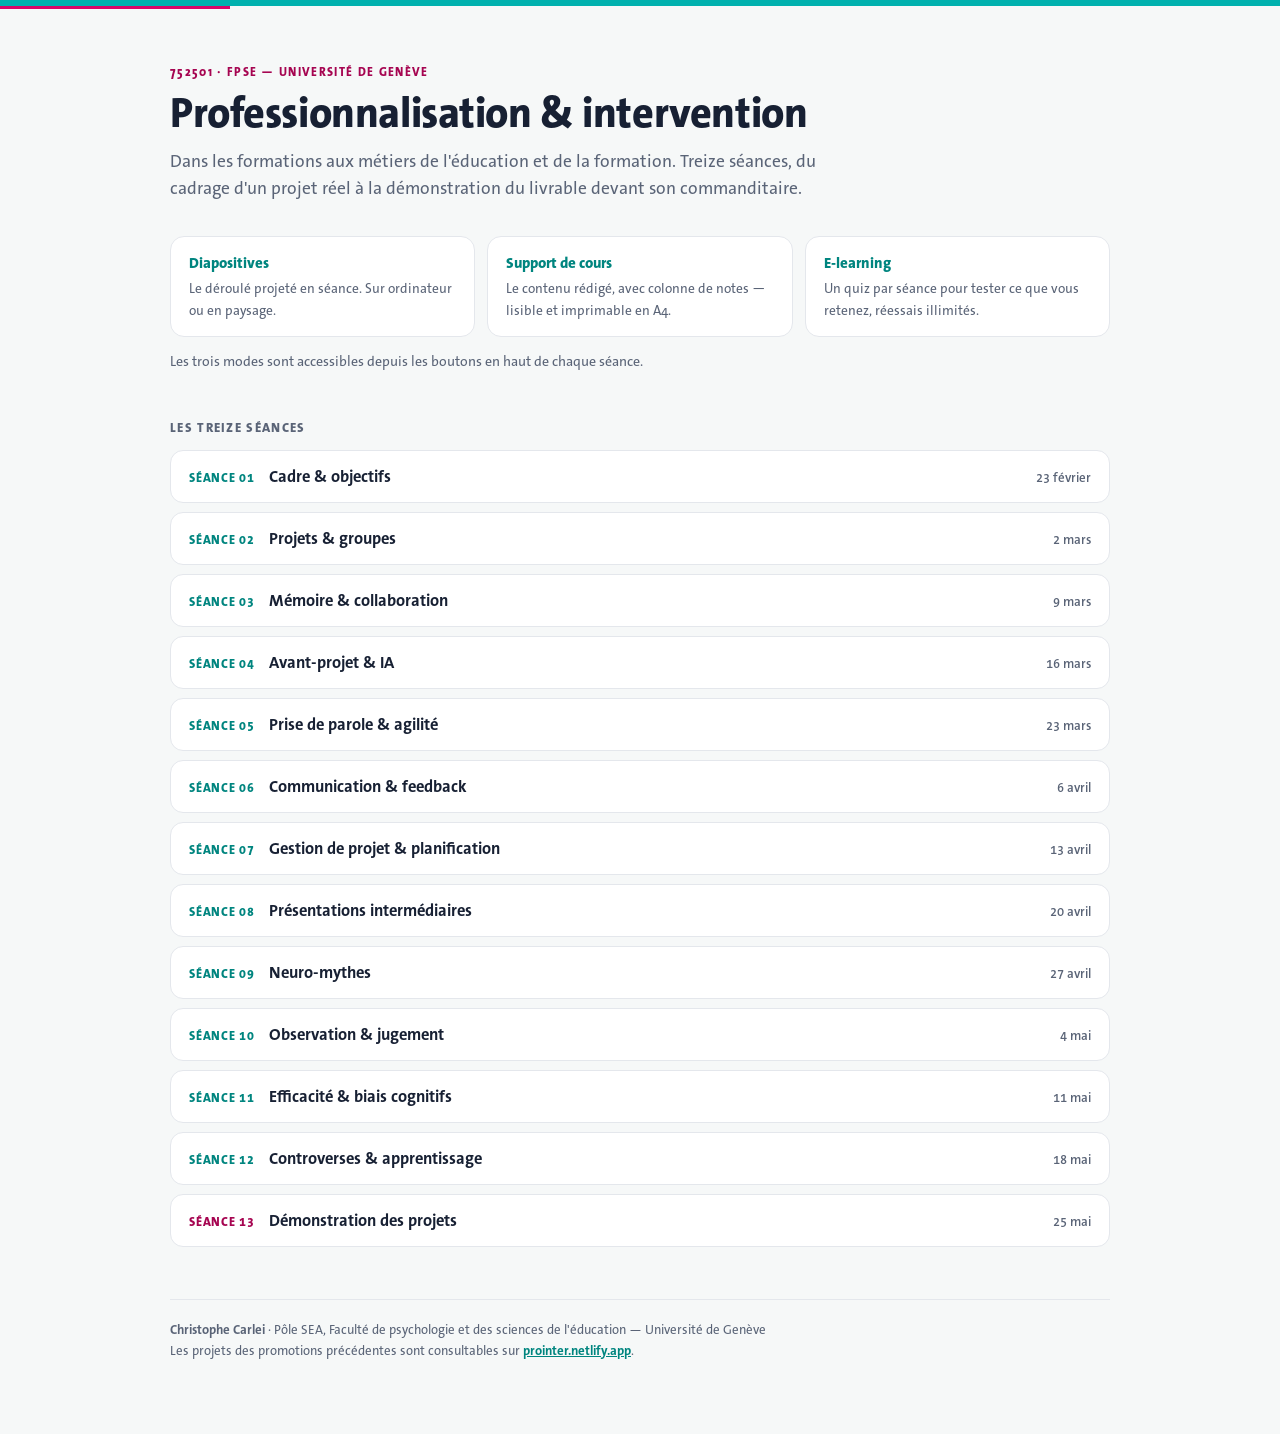
<file: index.html>
<!DOCTYPE html>
<html lang="fr">
<head>
<meta charset="utf-8" />
<meta name="viewport" content="width=device-width,initial-scale=1" />
<link rel="icon" href="favicon.svg" type="image/svg+xml" />

<title>ProSlides — Professionnalisation &amp; intervention (752501, FPSE)</title>
<meta name="description" content="Les treize séances du cours 752501 « Professionnalisation & intervention dans les formations aux métiers de l'éducation et de la formation ». Diapositives, support de cours imprimable et quiz d'auto-évaluation." />
<meta name="author" content="Christophe Carlei — FPSE, Université de Genève" />

<!-- Aperçu lors d'un partage (Teams, LinkedIn, messagerie). -->
<meta property="og:type" content="website" />
<meta property="og:site_name" content="ProSlides — FPSE" />
<meta property="og:title" content="Professionnalisation &amp; intervention — cours 752501" />
<meta property="og:description" content="Treize séances : diapositives, support de cours imprimable et quiz d'auto-évaluation. FPSE, Université de Genève." />
<meta property="og:url" content="https://proslidesm.netlify.app/" />
<meta property="og:locale" content="fr_CH" />
<meta name="twitter:card" content="summary" />

<link rel="stylesheet" href="assets/deck.css" />
<style>
  /* La page d'accueil ne charge pas reveal : elle reprend seulement la palette
     et la police de assets/deck.css, et annule le fond sombre que celui-ci
     impose aux pages de séance. */
  html, body{ background:var(--bg-soft) !important; }
  body{
    margin:0; font-family:var(--font); color:var(--ink);
    -webkit-font-smoothing:antialiased;
  }
  .wrap{ max-width:940px; margin:0 auto; padding:clamp(26px,6vw,64px) clamp(18px,5vw,32px) 72px; }

  header{ margin-bottom:clamp(26px,4vw,40px); }
  .kicker{
    display:block; font-size:12px; font-weight:800; letter-spacing:.11em;
    text-transform:uppercase; color:var(--rose-deep); margin-bottom:10px;
  }
  h1{ margin:0 0 10px; font-size:clamp(28px,4.6vw,42px); font-weight:800; line-height:1.14; letter-spacing:-.01em; }
  .sub{ margin:0; max-width:60ch; font-size:clamp(15px,1.7vw,17.5px); line-height:1.55; color:var(--muted); }

  /* Les trois modes : l'information manquait entièrement sur l'ancienne page. */
  .modes{ display:grid; gap:12px; grid-template-columns:repeat(auto-fit,minmax(240px,1fr));
          margin:clamp(24px,3.5vw,34px) 0 0; padding:0; list-style:none; }
  .mode{ background:var(--bg); border:1px solid var(--line); border-radius:14px; padding:16px 18px; }
  .mode b{ display:block; font-size:15px; font-weight:800; color:var(--teal-deep); margin-bottom:4px; }
  .mode span{ font-size:13.5px; line-height:1.45; color:var(--muted); }

  h2{ margin:clamp(30px,4.5vw,46px) 0 14px; font-size:13px; font-weight:800;
      letter-spacing:.1em; text-transform:uppercase; color:var(--muted); }

  ul.seances{ list-style:none; margin:0; padding:0; display:grid; gap:9px; }
  a.seance{
    display:flex; align-items:baseline; gap:14px; flex-wrap:wrap;
    padding:15px 18px; border:1px solid var(--line); border-radius:13px;
    background:var(--bg); text-decoration:none; color:inherit;
    transition:border-color .15s, background .15s, transform .12s, box-shadow .15s;
  }
  a.seance:hover{ border-color:var(--teal); background:var(--bg-teal);
    transform:translateY(-1px); box-shadow:0 10px 24px -18px rgba(0,133,127,.9); }
  a.seance:focus-visible{ outline:3px solid var(--rose); outline-offset:2px; }
  .n{ flex:0 0 auto; font-size:12.5px; font-weight:800; letter-spacing:.06em;
      color:var(--teal-deep); font-variant-numeric:tabular-nums; }
  .t{ flex:1 1 auto; min-width:0; font-size:16.5px; font-weight:700; }
  .d{ flex:0 0 auto; font-size:13px; font-weight:600; color:var(--muted); font-variant-numeric:tabular-nums; }
  /* La séance 13 clôt le semestre : on la démarque discrètement. */
  a.seance.fin .n{ color:var(--rose-deep); }

  footer{ margin-top:clamp(34px,5vw,52px); padding-top:20px; border-top:1px solid var(--line);
          font-size:13px; line-height:1.6; color:var(--muted); }
  footer a{ color:var(--teal-deep); font-weight:700; }

  @media (max-width:560px){
    a.seance{ gap:4px 12px; }
    .t{ flex:1 0 100%; order:3; }
  }
  @media (prefers-reduced-motion:reduce){ a.seance{ transition:none; } }
</style>
</head>
<body>

<div class="brandstrip"></div>

<div class="wrap">
  <header>
    <span class="kicker">752501 · FPSE — Université de Genève</span>
    <h1>Professionnalisation &amp; intervention</h1>
    <p class="sub">Dans les formations aux métiers de l'éducation et de la formation.
      Treize séances, du cadrage d'un projet réel à la démonstration du livrable
      devant son commanditaire.</p>

    <ul class="modes">
      <li class="mode"><b>Diapositives</b><span>Le déroulé projeté en séance. Sur ordinateur ou en paysage.</span></li>
      <li class="mode"><b>Support de cours</b><span>Le contenu rédigé, avec colonne de notes — lisible et imprimable en A4.</span></li>
      <li class="mode"><b>E-learning</b><span>Un quiz par séance pour tester ce que vous retenez, réessais illimités.</span></li>
    </ul>
    <p class="sub" style="margin-top:14px;font-size:14px;">Les trois modes sont accessibles depuis les boutons en haut de chaque séance.</p>
  </header>

  <h2>Les treize séances</h2>
  <ul class="seances">
    <li><a class="seance" href="S01/"><span class="n">SÉANCE 01</span><span class="t">Cadre &amp; objectifs</span><span class="d">23 février</span></a></li>
    <li><a class="seance" href="S02/"><span class="n">SÉANCE 02</span><span class="t">Projets &amp; groupes</span><span class="d">2 mars</span></a></li>
    <li><a class="seance" href="S03/"><span class="n">SÉANCE 03</span><span class="t">Mémoire &amp; collaboration</span><span class="d">9 mars</span></a></li>
    <li><a class="seance" href="S04/"><span class="n">SÉANCE 04</span><span class="t">Avant-projet &amp; IA</span><span class="d">16 mars</span></a></li>
    <li><a class="seance" href="S05/"><span class="n">SÉANCE 05</span><span class="t">Prise de parole &amp; agilité</span><span class="d">23 mars</span></a></li>
    <li><a class="seance" href="S06/"><span class="n">SÉANCE 06</span><span class="t">Communication &amp; feedback</span><span class="d">6 avril</span></a></li>
    <li><a class="seance" href="S07/"><span class="n">SÉANCE 07</span><span class="t">Gestion de projet &amp; planification</span><span class="d">13 avril</span></a></li>
    <li><a class="seance" href="S08/"><span class="n">SÉANCE 08</span><span class="t">Présentations intermédiaires</span><span class="d">20 avril</span></a></li>
    <li><a class="seance" href="S09/"><span class="n">SÉANCE 09</span><span class="t">Neuro-mythes</span><span class="d">27 avril</span></a></li>
    <li><a class="seance" href="S10/"><span class="n">SÉANCE 10</span><span class="t">Observation &amp; jugement</span><span class="d">4 mai</span></a></li>
    <li><a class="seance" href="S11/"><span class="n">SÉANCE 11</span><span class="t">Efficacité &amp; biais cognitifs</span><span class="d">11 mai</span></a></li>
    <li><a class="seance" href="S12/"><span class="n">SÉANCE 12</span><span class="t">Controverses &amp; apprentissage</span><span class="d">18 mai</span></a></li>
    <li><a class="seance fin" href="S13/"><span class="n">SÉANCE 13</span><span class="t">Démonstration des projets</span><span class="d">25 mai</span></a></li>
  </ul>

  <footer>
    <strong>Christophe Carlei</strong> · Pôle SEA, Faculté de psychologie et des sciences de l'éducation — Université de Genève<br />
    Les projets des promotions précédentes sont consultables sur
    <a href="https://prointer.netlify.app/">prointer.netlify.app</a>.
  </footer>
</div>

</body>
</html>
</file>
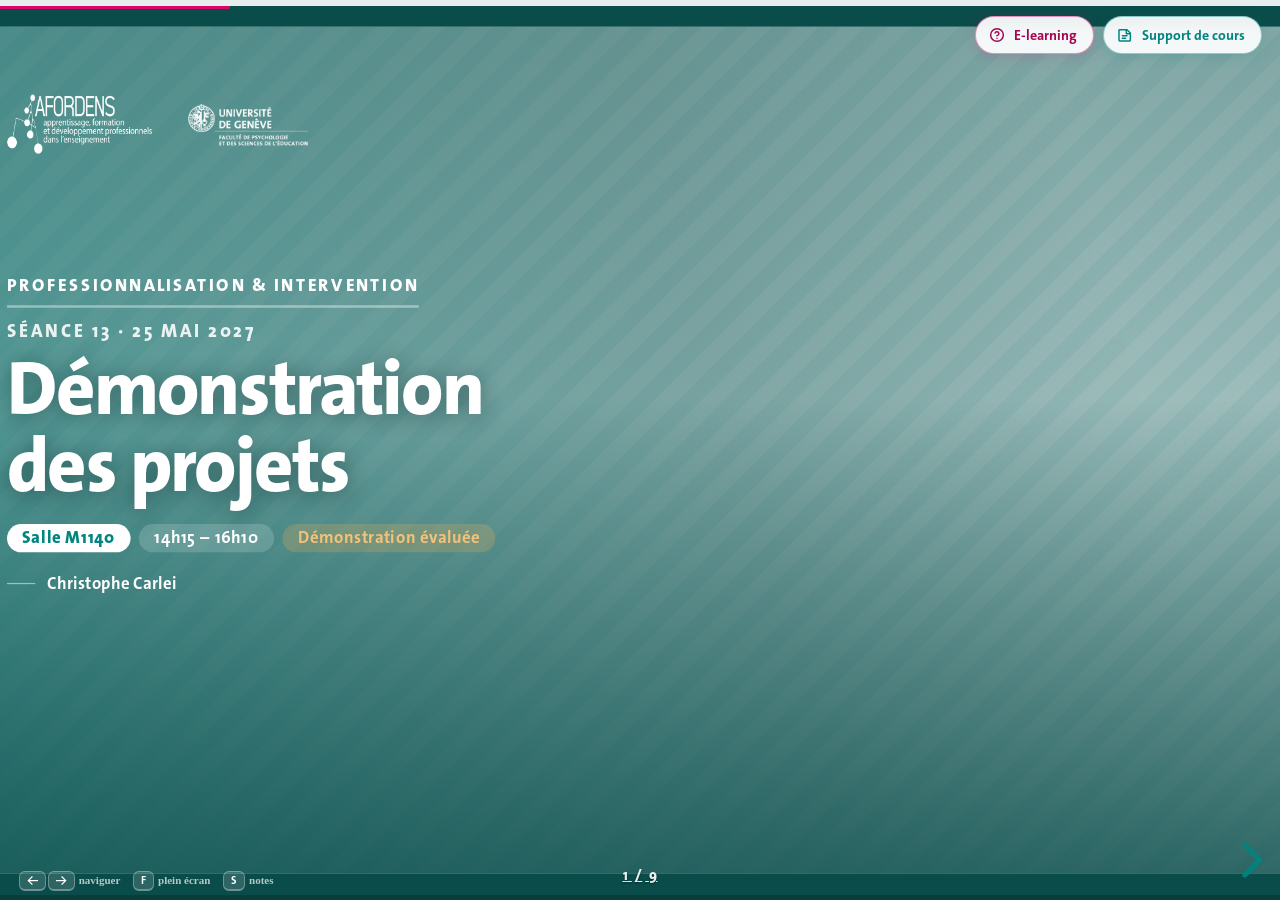
<file: S13/index.html>
<!doctype html>
<html lang="fr">
<head>
<meta charset="utf-8" />
<meta name="viewport" content="width=device-width,initial-scale=1" />
<link rel="icon" href="../favicon.svg" type="image/svg+xml" />
<title>Séance 13 — Démonstration des projets · FPSE</title>

<link rel="stylesheet" href="../assets/vendor/reveal/reset.min.css" />
<link rel="stylesheet" href="../assets/vendor/reveal/reveal.min.css" />
<link rel="stylesheet" href="../assets/deck.css" />
<link rel="stylesheet" href="../assets/support.css" />
<link rel="stylesheet" href="../assets/elearn.css" />

<style>
  /* Habillage commun (police, palette, bandeau, frise, pied, boutons) :
     déplacé dans assets/deck.css — une seule copie pour les 13 séances. */
  /* ============================================================
     FPSE · Séance 01 — Cadre & Objectifs  (thème reveal.js)
     ============================================================ */

  .reveal{ font-family:var(--font); color:var(--ink); font-weight:400; font-size:34px; }
  .reveal .slides{ text-align:left; }
  .reveal .slides section{ height:100%; padding:0; }

  .eyebrow{
    display:inline-block; font-size:.46em; font-weight:800; letter-spacing:.14em;
    text-transform:uppercase; color:var(--teal-deep); margin:0 0 .5em;
  }
  body.dark-slide .eyebrow, .on-teal .eyebrow{ color:rgba(255,255,255,.85); }

  .reveal h1{ font-size:1.9em; font-weight:800; letter-spacing:-.025em; line-height:1.02; margin:0; text-transform:none; }
  .reveal h2{ font-size:1.5em; font-weight:800; letter-spacing:-.022em; line-height:1.06; margin:0 0 .5em; text-transform:none; }
  .reveal h3{ font-size:.62em; font-weight:800; letter-spacing:.1em; text-transform:uppercase; color:var(--teal-deep); margin:0 0 .55em; }
  .reveal p{ line-height:1.45; }
  .reveal strong{ font-weight:700; color:inherit; }
  .reveal em{ font-style:normal; color:var(--teal-deep); font-weight:600; }

  .pad{ box-sizing:border-box; height:100%; padding:9% 8% 11%; display:flex; flex-direction:column; }
  .pad.center{ justify-content:center; }
  .lead{ font-size:.66em; color:var(--muted); line-height:1.5; max-width:30ch; margin:.7em 0 0; }
  body.dark-slide .lead{ color:rgba(255,255,255,.82); }

  .cover__meta{ display:flex; flex-wrap:wrap; align-items:center; gap:.5em; font-size:.42em; font-weight:700; letter-spacing:.04em; margin-top:1.1em; }
  .cover__meta .chip{ padding:.32em .9em; border-radius:999px; background:rgba(255,255,255,.16); white-space:nowrap; }
  .cover__meta .chip.salle{ background:#fff; color:var(--teal-deep); font-weight:800; }

  .media-slot{ position:relative; width:100%; height:100%; overflow:hidden;
    background-color:#dfeceb;
    background-image:repeating-linear-gradient(135deg, rgba(0,133,127,.10) 0 14px, rgba(0,133,127,.04) 14px 28px);
    display:flex; align-items:center; justify-content:center; }
  .media-slot > img, .media-slot > video{ position:absolute; inset:0; width:100%; height:100%; object-fit:cover; }
  .media-slot .ph{ font-family:ui-monospace,Menlo,Consolas,monospace; font-size:13px; font-weight:600;
    color:var(--teal-deep); background:rgba(255,255,255,.82); border:1px dashed rgba(0,133,127,.5);
    border-radius:8px; padding:8px 14px; text-align:center; line-height:1.5; max-width:80%; }
  .media-slot.video .ph::before{ content:"▶  "; }

  .obj{ list-style:none; margin:.4em 0 0; padding:0; display:flex; flex-direction:column; gap:.55em; counter-reset:o; }
  .obj li{ position:relative; padding:.5em 0 .5em 2.4em; font-size:.62em; line-height:1.4; border-top:1px solid var(--line); }
  .obj li:first-child{ border-top:0; }
  .obj li::before{ counter-increment:o; content:counter(o,decimal-leading-zero); position:absolute; left:0; top:.5em;
    font-size:.8em; font-weight:800; color:var(--teal); letter-spacing:.02em; }
  body.dark-slide .obj li{ border-color:rgba(255,255,255,.18); }

  .steps{ list-style:none; margin:.3em 0 0; padding:0; display:flex; flex-direction:column; gap:.5em; }
  .steps li{ display:flex; gap:1em; align-items:flex-start; font-size:.56em; line-height:1.4;
    background:rgba(255,255,255,.55); backdrop-filter:blur(7px); -webkit-backdrop-filter:blur(7px); border:1px solid rgba(255,255,255,.4); border-radius:12px; padding:.7em 1em; }
  .steps li .t{ flex:none; font-weight:800; color:var(--teal-deep); font-variant-numeric:tabular-nums; white-space:nowrap; }
  .steps li .x{ flex:1; }
  .steps li .x b{ color:var(--ink); }

  .retenir{ display:flex; flex-direction:column; gap:.55em; margin-top:.3em; }
  .retenir .item{ position:relative; padding:.1em 0 .1em 1.5em; font-size:.7em; font-weight:600; line-height:1.35; }
  .retenir .item::before{ content:""; position:absolute; left:0; top:.5em; width:.6em; height:.6em; border-radius:50%;
    background:var(--teal); }
  body.dark-slide .retenir .item::before{ background:#fff; }

  /* ---- média plein cadre + texte incrusté ---- */
  .mediafull{ position:relative; height:100%; overflow:hidden; }
  .mediafull .media-slot{ position:absolute; inset:0; }
  .mediafull .scrim{ position:absolute; inset:0; z-index:1;
    background:
      linear-gradient(180deg, rgba(10,76,74,.06) 0%, rgba(10,76,74,0) 36%, rgba(10,76,74,.6) 100%),
      linear-gradient(78deg, rgba(10,76,74,.56) 0%, rgba(10,76,74,.14) 52%, transparent 78%);
  }
  .mediafull.cover2 .scrim{
    background:
      linear-gradient(180deg, rgba(10,76,74,.42) 0%, rgba(10,76,74,.28) 44%, rgba(10,76,74,.82) 100%),
      linear-gradient(75deg, rgba(0,133,127,.55) 0%, rgba(10,76,74,.20) 56%, transparent 80%);
  }
  .mediafull .overlay{ position:relative; z-index:2; box-sizing:border-box; height:100%;
    display:flex; flex-direction:column; justify-content:flex-end; padding:8% 8% 10%; color:#fff; }
  .mediafull.cover2 .overlay{ justify-content:center; }
  .cover2 .cover-logos{ position:absolute; top:8%; left:8%; z-index:3; display:flex; align-items:center; gap:28px; }
  .cover2 .cover-logos img{ display:block; width:auto; }
  .cover2 .cover-logos .cl-afordens{ height:52px; }
  .cover2 .cover-logos .cl-fpse{ height:46px; filter:brightness(0) invert(1); opacity:.96; }
  .mediafull .overlay h1, .mediafull .overlay h2{ color:#fff; text-shadow:0 2px 18px rgba(8,40,39,.45); }
  .mediafull .overlay h3{ color:rgba(255,255,255,.92); text-shadow:0 1px 10px rgba(8,40,39,.35); }
  .mediafull .overlay p{ color:rgba(255,255,255,.92); font-size:.62em; line-height:1.5; }
  .mediafull .overlay em{ color:#9ff0ed; font-weight:600; }
  .mediafull .overlay .lead{ color:rgba(255,255,255,.9); }
  .mediafull .overlay .eyebrow{ color:rgba(255,255,255,.88); }
  /* boutons-liens sur slide média */
  .linkbtns{ display:flex; flex-wrap:wrap; gap:14px; margin-top:1.3em; }
  .linkbtn{ display:inline-flex; align-items:center; gap:11px; text-decoration:none;
    font-size:.5em; font-weight:700; letter-spacing:.01em; color:var(--teal-deep);
    background:#fff; border:2px solid #fff; border-radius:999px; padding:.7em 1.4em;
    transition:background .15s,color .15s,transform .12s,box-shadow .15s; box-shadow:0 10px 30px -14px rgba(0,0,0,.6); }
  .linkbtn svg{ width:1.25em; height:1.25em; display:block; }
  .linkbtn:hover{ background:var(--rose); border-color:var(--rose); color:#fff; transform:translateY(-2px); }

  /* ---- contenu sur fond vidéo (Outils, Deux regards) ---- */
  .mediafull.content .scrim{ background:linear-gradient(180deg, rgba(10,76,74,.4) 0%, rgba(10,76,74,.6) 100%); }
  .mediafull.content.outils .scrim{ background:linear-gradient(90deg, rgba(10,76,74,.72) 0%, rgba(10,76,74,.3) 40%, transparent 66%); }

  /* ---- type de slide : interrogation (individuel ou collectif) ---- */
  .mediafull.interro .scrim{ background:linear-gradient(180deg, rgba(10,76,74,.5) 0%, rgba(10,76,74,.72) 55%, rgba(10,76,74,.9) 100%); }
  .mediafull.interro .overlay{ justify-content:center; align-items:center; text-align:center; padding:6% 12%; }
  .interro .imode{ display:inline-flex; align-items:center; gap:.5em; font-size:.34em; font-weight:800; letter-spacing:.14em; text-transform:uppercase; color:var(--teal-ink); background:#9ff0ed; padding:.7em 1.3em; border-radius:999px; margin-bottom:1.1em; }
  .interro .imode svg{ width:1.2em; height:1.2em; }
  .interro .imode.collectif{ background:#ffd27a; }
  .interro h1{ font-size:1.5em; max-width:22ch; margin:0; }
  .interro .isubj{ margin-top:.7em; font-size:.62em; font-weight:600; color:rgba(255,255,255,.92); max-width:40ch; }
  .interro .isubj b{ color:#9ff0ed; font-weight:800; }
  .mediafull.content .overlay{ justify-content:center; }
  .mediafull > .bridge{ position:relative; z-index:2; }
  .mediafull.content--diagram .scrim{ background:linear-gradient(180deg, rgba(10,76,74,.58) 0%, rgba(10,76,74,.72) 100%); }

  /* ---- schéma « Pont » sur la professionnalisation ---- */
  .bridge{ box-sizing:border-box; height:100%; padding:var(--safe-t) var(--safe-x) var(--safe-b); display:flex; flex-direction:column; }
  .bridge__head{ text-align:center; }
  .bridge__head .eyebrow{ display:block; margin-bottom:8px; }
  .bridge__head h2{ font-size:46px; font-weight:800; letter-spacing:-.022em; line-height:1.04; margin:0; }
  .bridge__hub{ align-self:center; margin:22px 0 0; background:var(--teal-ink); color:#fff; border-radius:16px;
    padding:15px 38px; text-align:center; box-shadow:0 16px 40px -16px rgba(10,76,74,.55); }
  .bridge__hub{ font-size:25px; font-weight:800; }
  .bridge__hub small{ display:block; font-size:15px; font-weight:600; color:#9ff0ed; margin-top:3px; }
  .bridge__arrows{ display:grid; grid-template-columns:1fr 1fr; height:30px; }
  .bridge__arrows i{ width:3px; height:100%; margin:0 auto; background:linear-gradient(var(--line),var(--line-strong)); }
  .bridge__cols{ display:grid; grid-template-columns:1fr 1fr; gap:44px; margin-top:12px; flex:1; }
  .bridge__col{ border-radius:16px; padding:26px 32px; }
  .bridge__col--l{ background:var(--bg-teal); border-top:6px solid var(--teal-deep); }
  .bridge__col--r{ background:#fbe6f0; border-top:6px solid var(--rose); }
  .bridge__tag{ font-size:23px; font-weight:800; display:flex; align-items:center; gap:14px; }
  .bridge__ico{ flex:none; display:inline-flex; }
  .bridge__ico svg{ height:30px; width:auto; display:block; }
  .bridge__col--l .bridge__ico{ color:var(--teal-deep); }
  .bridge__col--r .bridge__ico{ color:var(--rose-deep); }
  .bridge__col--l .bridge__tag{ color:var(--teal-deep); }
  .bridge__col--r .bridge__tag{ color:var(--rose-deep); }
  .bridge__tag .zoom{ font-size:15px; font-weight:700; font-style:italic; color:var(--muted); margin-left:8px; }
  .bridge__q{ font-size:24px; font-weight:800; font-style:italic; line-height:1.18; margin:13px 0 16px; }
  .bridge__col--l .bridge__q{ color:var(--teal-ink); }
  .bridge__col--r .bridge__q{ color:var(--rose-deep); }
  .bridge__lens{ font-size:17px; font-weight:700; margin:0 0 14px; }
  .bridge__col--l .bridge__lens{ color:var(--teal-deep); }
  .bridge__col--r .bridge__lens{ color:var(--rose-deep); }
  .bridge__list{ list-style:none; margin:0; padding:0; display:flex; flex-direction:column; gap:10px; }
  .bridge__list li{ font-size:19px; font-weight:600; color:var(--ink); padding-left:26px; position:relative; }
  .bridge__list li::before{ content:""; position:absolute; left:0; top:.55em; width:11px; height:11px; border-radius:50%; }
  .bridge__col--l .bridge__list li::before{ background:var(--teal); }
  .bridge__col--r .bridge__list li::before{ background:var(--rose); }

  /* ---- grille des dimensions de la professionnalisation ---- */
  .dimsgrid{ display:grid; grid-template-columns:repeat(3,1fr); gap:16px; margin-top:22px; }
  .dimsgrid .dcard{ background:rgba(255,255,255,.08); border:1px solid rgba(255,255,255,.16); border-radius:14px; padding:18px 20px; display:flex; align-items:center; gap:14px; }
  .dimsgrid .dcard .dn{ flex:none; width:38px; height:38px; border-radius:50%; background:var(--teal); color:var(--teal-ink); display:flex; align-items:center; justify-content:center; }
  .dimsgrid .dcard .dn svg{ width:20px; height:20px; display:block; }
  .dimsgrid .dcard .dt{ font-size:19px; font-weight:700; color:#fff; line-height:1.25; }
  .bridge.gated .dimsgrid{ filter:blur(16px); opacity:.32; pointer-events:none; user-select:none; transition:filter .4s ease, opacity .4s ease; }
  .dimtoggle{ align-self:center; margin:14px 0 4px; width:46px; height:46px; border-radius:50%; border:1.5px solid rgba(255,255,255,.4); background:rgba(255,255,255,.08); color:#fff; display:flex; align-items:center; justify-content:center; cursor:pointer; appearance:none; transition:background .15s; }
  .dimtoggle:hover{ background:rgba(255,255,255,.2); }
  .dimtoggle .dtarrow{ width:20px; height:20px; display:block; transition:transform .3s ease; }
  .bridge:not(.gated) .dimtoggle .dtarrow{ transform:rotate(180deg); }

  /* ---- continuum moins prof. / plus prof. par dimension ---- */
  .continuum{ display:flex; flex-direction:column; gap:7px; margin-top:18px; }
  .continuum .chead{ display:grid; grid-template-columns:1fr 210px 1fr; gap:14px; font-size:13px; font-weight:800; letter-spacing:.08em; text-transform:uppercase; color:rgba(255,255,255,.55); padding:0 14px; }
  .continuum .chead .mid{ text-align:center; }
  .continuum .chead .hi{ text-align:right; }
  .continuum .row{ display:grid; grid-template-columns:1fr 210px 1fr; gap:14px; align-items:center; background:rgba(255,255,255,.06); border-radius:10px; padding:9px 14px; cursor:pointer; }
  .continuum .row .lo, .continuum .row .hi{ font-size:14.5px; line-height:1.32; color:rgba(255,255,255,.88); }
  .continuum .row .hi{ text-align:right; }
  .continuum .row .dim{ text-align:center; font-size:14px; font-weight:800; color:#fff; background:var(--teal-deep); border-radius:999px; padding:6px 10px; line-height:1.2; }
  /* révélation au clic : les deux côtés sont masqués tant qu'on n'a pas cliqué la dimension */
  .continuum .row .dim{ cursor:pointer; position:relative; transition:background .15s; user-select:none; }
  .continuum .row .dim:hover{ background:var(--teal); }
  .continuum .row .dim::after{ content:"?"; margin-left:8px; font-weight:800; color:#9ff0ed; }
  .continuum .row.open .dim{ background:var(--rose); }
  .continuum .row.open .dim::after{ content:none; }
  .continuum .row .lo, .continuum .row .hi{ opacity:0; transform:translateY(4px); transition:opacity .35s ease, transform .35s ease; pointer-events:none; }
  .continuum .row.open .lo, .continuum .row.open .hi{ opacity:1; transform:none; }
  @media(prefers-reduced-motion:reduce){ .continuum .row .lo, .continuum .row .hi{ transition:none; } }

  /* ---- 3 étapes de la Chambre romaine ---- */
  .roomsteps{ display:grid; grid-template-columns:repeat(3,1fr); gap:20px; margin-top:28px; width:100%; }
  .roomsteps .rscard{ background:rgba(255,255,255,.08); border:1px solid rgba(255,255,255,.16); border-radius:14px; padding:22px 22px; display:flex; flex-direction:column; gap:10px; cursor:pointer; }
  .roomsteps .rscard .rimg{ width:100%; height:96px; border-radius:10px; overflow:hidden; }
  .roomsteps .rscard.gated .rexbox{ display:none; }
  .roomsteps .rscard .rhint, .roomsteps .rscard .rclose{ display:none; align-items:center; gap:6px; font-size:12.5px; font-weight:700; color:#9ff0ed; margin-top:auto; padding-top:12px; border-top:1px solid rgba(255,255,255,.18); }
  .roomsteps .rscard .rhint svg, .roomsteps .rscard .rclose svg{ width:14px; height:14px; flex:none; }
  .roomsteps .rscard.gated .rhint{ display:flex; }
  .roomsteps .rscard:not(.gated) .rclose{ display:flex; }
  .roomsteps .rscard .rn{ width:32px; height:32px; border-radius:50%; background:var(--rose); color:#fff; font-weight:800; font-size:15px; display:flex; align-items:center; justify-content:center; }
  .roomsteps .rscard .rt{ font-size:18px; font-weight:800; color:#fff; line-height:1.2; }
  .roomsteps .rscard .rd{ font-size:14.5px; line-height:1.42; color:rgba(255,255,255,.85); }
  .roomsteps .rscard .rex{ font-size:15.5px; line-height:1.55; color:#fff; font-weight:600; }
  .roomsteps .rscard .rex b{ color:#fff; }

  /* ---- révélation grand format de la scène (fin des 3 étapes) ---- */
  .roomreveal-cta{ align-self:center; margin-top:24px; display:inline-flex; align-items:center; gap:12px;
    cursor:pointer; appearance:none; font-family:var(--font); font-size:17px; font-weight:800; letter-spacing:.01em;
    color:#fff; background:var(--rose); border:2px solid var(--rose); border-radius:999px; padding:13px 26px;
    box-shadow:0 12px 34px -14px rgba(216,6,105,.8); transition:background .15s,border-color .15s,transform .12s; }
  .roomreveal-cta:hover{ background:var(--rose-deep); border-color:var(--rose-deep); transform:translateY(-2px); }
  .roomreveal-cta svg{ width:1.25em; height:1.25em; display:block; }
  .roomreveal{ position:absolute; inset:0; z-index:6; display:none; flex-direction:column; align-items:center;
    justify-content:center; gap:20px; padding:3% 4%; background:rgba(6,38,37,.94); cursor:pointer; }
  .mediafull.reveal-open .roomreveal{ display:flex; animation:rrFade .35s ease both; }
  @keyframes rrFade{ from{ opacity:0; } to{ opacity:1; } }
  .roomreveal img{ max-width:100%; max-height:78vh; width:auto; height:auto; border-radius:16px;
    box-shadow:0 34px 90px -30px rgba(0,0,0,.85); animation:rrPop .45s cubic-bezier(.2,.7,.2,1) both; }
  @keyframes rrPop{ from{ opacity:0; transform:scale(.94); } to{ opacity:1; transform:none; } }
  .roomreveal figcaption{ font-size:20px; font-weight:600; color:rgba(255,255,255,.92); text-align:center;
    max-width:80ch; line-height:1.5; }
  .roomreveal figcaption b{ color:#9ff0ed; font-weight:800; }
  .roomreveal .rr-close{ position:absolute; top:22px; right:26px; width:48px; height:48px; border-radius:50%;
    border:1.5px solid rgba(255,255,255,.4); background:rgba(255,255,255,.1); color:#fff;
    display:flex; align-items:center; justify-content:center; cursor:pointer; transition:background .15s; }
  .roomreveal .rr-close:hover{ background:rgba(255,255,255,.24); }

  /* ---- tuiles outils ---- */

  /* ---- icônes par objectif ---- */
  .obj li{ padding-left:3.1em; }
  .obj li .oico{ position:absolute; left:0; top:50%; transform:translateY(-50%); width:1.5em; height:1.5em;
    color:var(--teal); }
  .obj li::before{ display:none; }
  body.dark-slide .obj li .oico, section[data-state="dark"] .obj li .oico,
  .mediafull .overlay .obj li .oico{ color:#9ff0ed; }

  /* ---- icônes À retenir ---- */
  .retenir .item{ padding-left:2.6em; }
  .retenir .item .rico{ position:absolute; left:0; top:50%; transform:translateY(-50%); width:1.4em; height:1.4em; color:#fff; }
  .retenir .item::before{ display:none; }
  /* apparition séquentielle */
  .retenir .item{ opacity:0; transform:translateY(14px); transition:opacity .5s ease, transform .5s ease; }
  .retenir.go .item{ opacity:1; transform:none; }
  @media(prefers-reduced-motion:reduce){ .retenir .item{ opacity:1 !important; transform:none !important; } }

  /* ---- dernière slide : fil de continuité séance 1 → séance 2 ---- */
  .contflow{ display:flex; flex-direction:column; gap:40px; margin-top:.4em; }
  .contflow .flow{ display:flex; align-items:stretch; gap:0; }
  .contflow .node{ flex:1; padding:26px 30px; border-radius:18px; }
  .contflow .node .k{ font-size:17px; font-weight:800; letter-spacing:.1em; text-transform:uppercase; }
  .contflow .node .v{ font-size:34px; font-weight:800; letter-spacing:-.02em; margin-top:8px; line-height:1.05; }
  .contflow .node.past{ background:rgba(255,255,255,.08); color:rgba(255,255,255,.62); border:1px solid rgba(255,255,255,.16); }
  .contflow .node.next{ background:#fff; color:var(--teal-ink); box-shadow:0 18px 44px -18px rgba(0,0,0,.5); }
  .contflow .node.next .k{ color:var(--rose); }
  .contflow .arrow{ flex:none; align-self:center; width:64px; display:flex; align-items:center; justify-content:center; color:rgba(255,255,255,.6); }
  .contflow .arrow svg{ width:34px; height:34px; display:block; }
  .contflow .task{ font-size:24px; line-height:1.5; color:rgba(255,255,255,.92); max-width:60ch; margin:0; }
  .contflow .task b{ color:#fff; font-weight:800; }
  .contflow .task .pin{ color:#9ff0ed; font-weight:800; }

  /* ---- prochaine fois : prochaine séance + deadline ---- */
  .nextwrap{ display:grid; grid-template-columns:1.35fr 1fr; gap:32px; margin-top:.5em; }
  .nextcard{ border-radius:20px; padding:34px 38px; display:flex; flex-direction:column; gap:12px; }
  .nextcard .nk{ font-size:15px; font-weight:800; letter-spacing:.12em; text-transform:uppercase; }
  .nextcard.seance{ background:#fff; color:var(--teal-ink); box-shadow:0 18px 44px -18px rgba(0,0,0,.5); }
  .nextcard.seance .nk{ color:var(--rose); }
  .nextcard.seance .nnum{ font-size:22px; font-weight:800; color:var(--teal-deep); letter-spacing:.02em; }
  .nextcard.seance .nname{ font-size:42px; font-weight:800; letter-spacing:-.025em; line-height:1.02; }
  .nextcard.seance .ndate{ font-size:21px; font-weight:600; color:var(--muted); margin-top:2px; }
  .nextcard.deadline{ background:rgba(255,255,255,.08); border:1px solid rgba(255,255,255,.22); color:#fff; justify-content:center; }
  .nextcard.deadline .nk{ color:#9ff0ed; }
  .nextcard.deadline .ddate{ font-size:38px; font-weight:800; color:#fff; letter-spacing:-.02em; }
  .nextcard.deadline .dname{ font-size:21px; font-weight:600; color:rgba(255,255,255,.9); line-height:1.35; }

  /* ---- slide « Questions & bilan » (récurrente, hors 1re séance) ---- */
  .qpanels{ display:grid; grid-template-columns:1fr 1fr; gap:30px; margin-top:.7em; width:100%; }
  .qcard{ background:rgba(255,255,255,.08); border:1px solid rgba(255,255,255,.18); border-radius:20px;
    padding:34px 36px; display:flex; flex-direction:column; gap:16px; }
  .qcard .qico{ width:56px; height:56px; border-radius:50%; background:rgba(255,255,255,.14); color:#9ff0ed;
    display:flex; align-items:center; justify-content:center; }
  .qcard .qico svg{ width:28px; height:28px; display:block; }
  .qcard .qk{ font-size:15px; font-weight:800; letter-spacing:.12em; text-transform:uppercase; color:#9ff0ed; }
  .qcard .qq{ font-size:31px; font-weight:800; letter-spacing:-.02em; line-height:1.14; color:#fff; }
  .qcard .qh{ font-size:18px; line-height:1.5; color:rgba(255,255,255,.82); }
  .qcard.rose .qico, .qcard.rose .qk{ color:#ffbcd8; }

  /* ---- description révélée au clic (sur fond vidéo sans filtre) ---- */
  .revealtext{ cursor:pointer; margin-top:.5em; max-width:54ch; }
  .revealtext .rt-hint{ display:inline-flex; align-items:center; gap:10px; font-size:.46em; font-weight:800;
    letter-spacing:.02em; color:#fff; background:rgba(10,76,74,.55); padding:.6em 1.1em; border-radius:999px;
    backdrop-filter:blur(4px); box-shadow:0 6px 20px -8px rgba(0,0,0,.6); transition:background .15s; }
  .revealtext:hover .rt-hint{ background:var(--rose); }
  .revealtext .rt-hint svg{ width:1.15em; height:1.15em; display:block; }
  .revealtext .rt-body, .rt-body{ display:none; font-size:.6em; line-height:1.55; color:#fff; margin:.5em 0 0;
    max-width:54ch; text-shadow:0 2px 14px rgba(0,0,0,.55);
    background:rgba(10,76,74,.62); backdrop-filter:blur(6px); padding:.85em 1.1em; border-radius:14px;
    box-shadow:0 14px 40px -18px rgba(0,0,0,.6); }
  .revealtext.open .rt-hint{ display:none; }
  .revealtext.open + .rt-body{ display:block; }

  /* ---- schéma cerveau (aires visuelles) ---- */
  .brainmap{ position:relative; width:100%; height:100%; overflow:hidden;
    background:radial-gradient(circle at 42% 38%, #54575d 0%, #313338 78%); }
  .brainmap .brain-bg{ position:absolute; left:52%; top:53%; height:94%; width:auto;
    transform:translate(-50%,-50%) scaleX(-1); filter:drop-shadow(0 22px 44px rgba(0,0,0,.45)); }
  .brainmap .bl{ position:absolute; transform:translate(-50%,-50%); font-family:var(--font);
    font-weight:800; font-size:23px; line-height:1.12; letter-spacing:-.01em; padding:7px 14px;
    border-radius:7px; white-space:nowrap; text-align:center; box-shadow:0 5px 16px rgba(0,0,0,.35); }
  .brainmap .bl.pink{ background:#ee4d9b; color:#fff; }
  .brainmap .bl.green{ background:#8cc152; color:#fff; }
  .brainmap .bl.purple{ background:#a45fd6; color:#fff; }
  .brainmap .bl.orange{ background:#e8830c; color:#fff; }
  .brainmap .bl.white{ background:#fff; color:#1a1a1a; }
  .brainmap .bt{ position:absolute; transform:translate(-50%,-50%); width:112px; height:112px;
    border-radius:8px; overflow:hidden; background:transparent; }
  .brainmap .bt image-slot{ display:block; width:100%; height:100%; }
  .brainmap .barrows{ position:absolute; inset:0; width:100%; height:100%; pointer-events:none; }
  /* révélation par flux (clic sur « Où ? » / « Quoi ? ») */
  .brainmap .bg-dorsal, .brainmap .bg-ventral{ opacity:0; pointer-events:none; transition:opacity .45s ease; }
  .brainmap.show-dorsal .bg-dorsal{ opacity:1; pointer-events:auto; }
  .brainmap.show-ventral .bg-ventral{ opacity:1; pointer-events:auto; }
  .brainmap .bl.trigger{ cursor:pointer; }
  .brainmap .bl.trigger::after{ content:"›"; margin-left:9px; font-size:.9em; color:var(--teal-deep); font-weight:800; }
  .brainmap.show-dorsal .bl.trig-dorsal::after,
  .brainmap.show-ventral .bl.trig-ventral::after{ content:"⌄"; }
  .brainmap .bl.trigger:hover{ box-shadow:0 0 0 3px rgba(255,255,255,.5), 0 5px 16px rgba(0,0,0,.35); }
  @media(prefers-reduced-motion:reduce){ .brainmap .bg-dorsal, .brainmap .bg-ventral, .brainmap .barrows path{ transition:none; } }

  /* ---- frise de progression (barre haute, pleine largeur) ---- */
  /* Voile propre à la frise : les vidéos de fond sont trop claires par endroits
     pour garantir la lisibilité des libellés. Il s'arrête sous le bandeau de
     marque (z-index 44) et se fond dans la diapo. */
  /* états — seule l'étape active ressort */
  /* sur fond sombre */

  /* ---- animations d'entrée douces ---- */
  @media(prefers-reduced-motion:no-preference){
    section[data-deck-active] .overlay > *,
    section[data-deck-active] .pad > *{ animation:riseIn .55s cubic-bezier(.2,.7,.2,1) both; }
    section[data-deck-active] .overlay > *:nth-child(2),
    section[data-deck-active] .pad > *:nth-child(2){ animation-delay:.06s; }
    section[data-deck-active] .overlay > *:nth-child(3),
    section[data-deck-active] .pad > *:nth-child(3){ animation-delay:.12s; }
    section[data-deck-active] .overlay > *:nth-child(n+4),
    section[data-deck-active] .pad > *:nth-child(n+4){ animation-delay:.18s; }
    section[data-deck-active] .bridge__hub{ animation:riseIn .5s ease .1s both; }
    section[data-deck-active] .bridge__col--l{ animation:riseIn .55s ease .2s both; }
    section[data-deck-active] .bridge__col--r{ animation:riseIn .55s ease .3s both; }
  }
  @keyframes riseIn{ from{ opacity:0; transform:translateY(18px); } to{ opacity:1; transform:none; } }

  /* ---- activité : média plein cadre + minuteur ---- */
  .mediafull.activity .overlay{ justify-content:center; padding:6% 34% 7% 8%; }
  .mediafull.activity .scrim{
    background:
      linear-gradient(90deg, rgba(10,76,74,.5) 0%, rgba(10,76,74,.18) 40%, transparent 66%);
  }
  .steps.timed li{ cursor:pointer; user-select:none; transition:background .2s,border-color .2s,box-shadow .2s; }
  .steps.timed li:hover{ border-color:rgba(216,6,105,.5); }
  .steps.timed li.is-active{ background:var(--rose); border-color:var(--rose); box-shadow:0 8px 26px -10px rgba(216,6,105,.7); }
  .steps.timed li.is-active .t{ color:#fff; }
  .steps.timed li.is-active .x, .steps.timed li.is-active .x b{ color:#fff; }
  .steps.timed li.is-active em{ color:#ffe3ef; }
  .steps.timed li.is-done{ opacity:.45; }
  /* nouveau format : numéro au-dessus de l'intitulé à gauche, description au centre */
  .steps.timed li{ align-items:flex-start; gap:1.4em; color:#000; padding:.9em 1.2em; }
  .steps.timed li .lead-col{ flex:none; width:6.5em; display:flex; flex-direction:column; gap:.05em; }
  .steps.timed li .lead-col .n{ font-size:1.9em; font-weight:800; line-height:.9; color:var(--teal-deep); font-variant-numeric:tabular-nums; }
  .steps.timed li .lead-col .ttl{ font-size:1.14em; font-weight:800; color:var(--teal-deep); letter-spacing:-.01em; }
  .steps.timed li .d{ flex:1; font-weight:400; color:#000; align-self:center; }
  .steps.timed li.is-active .lead-col .n,
  .steps.timed li.is-active .lead-col .ttl,
  .steps.timed li.is-active .d{ color:#fff; }
  /* icône de modalité (seul / binôme / groupe / plénière) */
  .steps.timed li .modal{ flex:none; width:4.6em; display:flex; flex-direction:column; align-items:center; gap:5px; color:var(--teal-deep); align-self:center; }
  .steps.timed li .modal svg{ height:1.5em; width:auto; display:block; }
  .steps.timed li .modal .ml{ font-size:.7em; font-weight:700; letter-spacing:.01em; color:var(--muted); }
  .steps.timed li.is-active .modal{ color:#fff; }
  .steps.timed li.is-active .modal .ml{ color:rgba(255,255,255,.85); }

  /* minuteur visuel (Time Timer) */
  .timepanel.tt-flash .tt-disc{ animation:ttFlash .7s ease; }
  @keyframes ttFlash{ 0%,100%{ box-shadow:0 0 0 0 rgba(216,6,105,0); } 30%{ box-shadow:0 0 0 14px rgba(216,6,105,.45); } }
  @media(prefers-reduced-motion:reduce){ .timepanel.tt-flash .tt-disc{ animation:none; outline:4px solid var(--rose); } }
  .timepanel{ position:absolute; z-index:4; top:50%; right:var(--safe-x); transform:translateY(-50%);
    display:flex; flex-direction:column; align-items:center; gap:16px; cursor:pointer; }
  .tt-disc{ position:relative; width:230px; height:230px; border-radius:50%;
    background:conic-gradient(var(--rose) var(--tt-deg,360deg), rgba(255,255,255,.16) var(--tt-deg,360deg));
    box-shadow:0 16px 50px -16px rgba(0,0,0,.6); display:grid; place-items:center; }
  .tt-disc::before{ content:""; position:absolute; inset:20px; border-radius:50%; background:#0A4C4A; }
  .tt-time{ position:relative; z-index:1; font-size:50px; font-weight:800; color:#fff; font-variant-numeric:tabular-nums; letter-spacing:-.02em; }
  .tt-hint{ font-size:14px; font-weight:600; color:rgba(255,255,255,.85); text-align:center; max-width:210px; line-height:1.35; }
  .timepanel.is-idle .tt-disc{ background:rgba(255,255,255,.14); }
  .timepanel.is-idle .tt-disc::before{ background:transparent; }
  .timepanel.is-idle .tt-hint{ display:none; }
  .tt-disc:focus-visible, .bridge__col:focus-visible{ outline:3px solid #9ff0ed; outline-offset:3px; border-radius:14px; }
  /* contrôles live du minuteur */
  .tt-controls{ display:flex; align-items:center; gap:8px; }
  .tt-btn{ appearance:none; cursor:pointer; font-family:var(--font); font-size:13px; font-weight:700;
    color:#fff; background:rgba(255,255,255,.14); border:1.5px solid rgba(255,255,255,.34);
    border-radius:999px; padding:7px 13px; transition:background .15s,border-color .15s; white-space:nowrap; }
  .tt-btn:hover{ background:rgba(255,255,255,.26); border-color:rgba(255,255,255,.6); }
  .tt-btn.tt-pause{ min-width:84px; background:var(--rose); border-color:var(--rose); }
  .tt-btn.tt-pause:hover{ background:var(--rose-deep); border-color:var(--rose-deep); }
  .timepanel.is-idle .tt-controls{ opacity:.4; pointer-events:none; }

  /* ---- objectifs : liste numérotée sur média plein cadre ---- */
  .mediafull.objectifs .overlay{ justify-content:center; padding:7% 40% 8% 8%; }
  .mediafull.objectifs .scrim{
    background:
      linear-gradient(90deg, rgba(10,76,74,.72) 0%, rgba(10,76,74,.4) 54%, rgba(10,76,74,.1) 100%),
      linear-gradient(180deg, rgba(10,76,74,.08), rgba(10,76,74,.32));
  }
  .mediafull .overlay .obj{ margin-top:.5em; }
  .mediafull .overlay .obj li{ color:#fff; border-color:rgba(255,255,255,.22); }
  .mediafull .overlay .obj li::before{ color:#9ff0ed; }
  .mediafull .overlay .obj strong{ color:#fff; }

  /* ---- texte clair sur les slides sombres pleine page ---- */
  section[data-state="dark"] h1, section[data-state="dark"] h2{ color:#fff; }
  section[data-state="dark"] .pad h3{ color:rgba(255,255,255,.92); }
  section[data-state="dark"] .pad p, section[data-state="dark"] .lead{ color:rgba(255,255,255,.92); }
  section[data-state="dark"] .pad strong{ color:#fff; }
  section[data-state="dark"] .pad em{ color:#9ff0ed; }
  section[data-state="dark"] .retenir .item{ color:#fff; }

  /* Les libellés du bouton sont pilotés par assets/support.css. */

  @media(prefers-reduced-motion:reduce){ *{animation:none !important} }

  /* ---- indice de navigation clavier (discret, bas-gauche) ---- */
  /* Le mode support est géré par assets/support.css + assets/support.js.
     L'impression (Ctrl+P) produit le support de cours A4, pas les diapos.
     Le chemin natif ?print-pdf de reveal reste intact. */
</style>
<script src="../image-slot.js"></script>
</head>
<body>

<div class="brandstrip"></div>

<button class="modebtn" id="modebtn" type="button" aria-pressed="false" aria-label="Afficher le support de cours imprimable">
  <svg width="16" height="16" viewBox="0 0 24 24" fill="none" stroke="currentColor" stroke-width="2.2" stroke-linecap="round" stroke-linejoin="round"><path d="M4 4h11l5 5v11a1 1 0 0 1-1 1H4a1 1 0 0 1-1-1V5a1 1 0 0 1 1-1z"/><path d="M14 4v6h6M8 13h7M8 17h5"/></svg>
  <span class="lbl-read">Support de cours</span>
  <span class="lbl-pres">Mode présentation</span>
</button>

<div class="kbdhint" id="kbdhint" aria-hidden="true">
  <span><kbd>←</kbd><kbd>→</kbd> naviguer</span>
  <span><kbd>F</kbd> plein écran</span>
  <span><kbd>S</kbd> notes</span>
</div>

<div class="reveal">
  <div class="slides">

    <!-- 01 · COUVERTURE -->
    <section data-screen-label="Couverture" data-phase="1" data-state="dark">
      <div class="mediafull cover2">
        <div class="media-slot video">
          <video preload="metadata" data-autoplay autoplay muted loop playsinline src="../assets/clips/giraffe1.mp4" aria-hidden="true"></video>
        </div>
        <div class="scrim"></div>
        <div class="cover-logos">
          <img class="cl-afordens" src="../assets/logos/AFORDENS_white.png" alt="AFORDENS" />
          <img class="cl-fpse" src="../assets/logos/logoFPSE_new.webp" alt="UNIGE — FPSE" />
        </div>
        <div class="overlay" style="padding: 102px 102px 128px">
          <span style="display:inline-block;align-self:flex-start;font-size:.44em;font-weight:800;letter-spacing:.14em;text-transform:uppercase;color:#fff;margin:0 0 .9em;padding-bottom:.6em;border-bottom:2px solid rgba(255,255,255,.4);">Professionnalisation &amp; intervention</span>
          <span class="eyebrow">Séance 13 · 25 mai 2027</span>
          <h1>Démonstration<br />des projets</h1>
          <div class="cover__meta">
            <span class="chip salle">Salle M1140</span>
            <span class="chip">14h15 – 16h10</span>
            <span class="chip" style="background:rgba(245,178,80,.22);color:#f3c27a;">Démonstration évaluée</span>
          </div>
          <div class="cover__by" style="display:flex;align-items:center;gap:.7em;margin-top:1.4em;font-size:.42em;font-weight:700;letter-spacing:.02em;color:#fff;">
            <span style="width:1.7em;height:1px;background:rgba(255,255,255,.5);"></span>Christophe Carlei
          </div>
        </div>
      </div>
    </section>

    <!-- 02 · QUESTIONS & BILAN -->
    <section data-screen-label="Questions" data-phase="1" data-state="dark">
      <div class="mediafull content">
        <div class="media-slot video">
          <video preload="metadata" data-autoplay autoplay muted loop playsinline src="../assets/clips/Hibou.mp4" aria-hidden="true"></video>
        </div>
        <div class="scrim"></div>
        <div class="overlay">
          <span class="eyebrow">Introduction générale</span>
          <h2 style="max-width:22ch;margin-bottom:.5em;">Le développement professionnel, un processus</h2>
          <div class="qpanels">
            <div class="qcard">
              <span class="qico"><svg viewBox="0 0 24 24" fill="none" stroke="currentColor" stroke-width="2" stroke-linecap="round" stroke-linejoin="round"><path d="M20 11a8 8 0 1 0-2.3 5.7"/><path d="M20 4v5h-5"/><path d="M12 8v4l3 2"/></svg></span>
              <span class="qk">Le chemin parcouru</span>
              <span class="qq">Ce que le semestre a construit</span>
              <span class="qh">Le « processus » compte autant que le résultat.</span>
            </div>
            <div class="qcard rose">
              <span class="qico"><svg viewBox="0 0 24 24" fill="none" stroke="currentColor" stroke-width="2" stroke-linecap="round" stroke-linejoin="round"><path d="M21 11.5a8.5 8.5 0 0 1-11.7 7.9L3 21l1.6-6.3A8.5 8.5 0 1 1 21 11.5z"/><path d="M9.6 9.4a2.4 2.4 0 1 1 3.4 2.2c-.7.4-1 .8-1 1.6M12 16.2h.01"/></svg></span>
              <span class="qk">Vos questions</span>
              <span class="qq">Un dernier point&nbsp;?</span>
              <span class="qh">C'est le moment&nbsp;: posez vos questions avant les démonstrations.</span>
            </div>
          </div>
        </div>
      </div>
    </section>

    <!-- 02b · DANS L'ACTUALITÉ — accroche presse avant la problématique -->
    <section data-screen-label="Dans l'actualité" data-phase="2">
      <div class="actu">
        <div class="actu-board">
          <article class="actu-clip">
            <div class="actu-card">
              <span class="actu-src">RTS Info</span>
              <h3 class="actu-title">Les 10 finalistes d'un concours d'innovations dans le secteur public sont connus</h3>
              <p class="actu-lede">Dix des 55 projets déposés à l'occasion du deuxième «&nbsp;civicChallenge&nbsp;» ont été sélectionnés pour la phase finale.</p>
            </div>
            <span class="actu-date">Juillet 2021</span>
          </article>
          <article class="actu-clip">
            <div class="actu-card" style="--src-c:#D32027">
              <span class="actu-src">24 heures</span>
              <h3 class="actu-title">Quelles sont ces trois start-up vaudoises qui brillent parmi les meilleures de Suisse&nbsp;?</h3>
              <p class="actu-lede">Réunir fans et sportifs d'élite, éclairer les vélos autrement, robotiser en souplesse&nbsp;: trois solutions primées.</p>
            </div>
            <span class="actu-date">Juin 2025</span>
          </article>
          <article class="actu-clip">
            <div class="actu-card" style="--src-c:#9E1B32">
              <span class="actu-src">Le Temps</span>
              <h3 class="actu-title">Un prix pour récompenser les bourgeons de l'innovation genevoise</h3>
              <p class="actu-lede">Créé par la Ville de Genève, le Prix Iddea encourage chaque année la concrétisation de projets d'entreprises durables et innovants.</p>
            </div>
            <span class="actu-date">Février 2022</span>
          </article>
        </div>
      </div>
    </section>

    <!-- 03 · PROBLÉMATIQUE -->
    <section data-screen-label="Problématique" data-phase="2" data-state="dark">
      <div class="mediafull">
        <div class="media-slot video">
          <video preload="metadata" data-autoplay autoplay muted loop playsinline src="../assets/clips/Cameleon2.mp4" aria-hidden="true"></video>
        </div>
        <div class="scrim"></div>
        <div class="overlay" style="justify-content:center;">
          <span class="eyebrow">La problématique</span>
          <h1 style="font-size:1.3em;max-width:18ch;">Qu'avez-vous construit, et pour qui&nbsp;?</h1>
          <p class="lead" style="max-width:46ch;font-size:.64em;">Le moment de faire vivre votre livrable à celles et ceux à qui il est destiné.</p>
        </div>
      </div>
    </section>

    <!-- 04 · OBJECTIFS -->
    <section data-screen-label="Objectifs" data-phase="2" data-state="dark">
      <div class="mediafull objectifs">
        <div class="media-slot video">
          <video preload="metadata" data-autoplay autoplay muted loop playsinline src="../assets/clips/Crabe2.mp4" aria-hidden="true"></video>
        </div>
        <div class="scrim"></div>
        <div class="overlay">
          <h3>Objectifs pédagogiques</h3>
          <h2 style="max-width:22ch;">À l'issue de cette séance, vous aurez…</h2>
          <ol class="obj">
            <li data-ico="identite">Fait <strong>expérimenter votre livrable</strong> aux autres, en 10 minutes.</li>
            <li data-ico="groupe">Rendu la démonstration <strong>interactive</strong> et impliquante.</li>
            <li data-ico="target">Reçu un <strong>feedback</strong> final de vos pairs et des commanditaires.</li>
          </ol>
        </div>
      </div>
    </section>

    <!-- 05 · DÉMONSTRATION ÉVALUÉE -->
    <section data-screen-label="Démonstration évaluée" data-phase="2" data-state="dark">
      <div class="mediafull content">
        <div class="media-slot video">
          <video preload="metadata" data-autoplay autoplay muted loop playsinline src="../assets/clips/giraffe3.mp4" aria-hidden="true"></video>
        </div>
        <div class="scrim"></div>
        <div class="overlay">
          <span class="eyebrow" style="color:#f3c27a;">Démonstration évaluée · note finale</span>
          <h2 style="max-width:22ch;margin-bottom:.35em;">Votre démonstration compte pour la note finale</h2>
          <p class="lead" style="max-width:52ch;margin:0 0 .2em;">Faites <strong>expérimenter</strong> votre livrable&nbsp;: montrez-le en action plutôt que de le décrire.</p>
          <div class="qpanels">
            <div class="qcard">
              <span class="qico"><svg viewBox="0 0 24 24" fill="none" stroke="currentColor" stroke-width="2" stroke-linecap="round" stroke-linejoin="round"><path d="M13 2 3 14h7l-1 8 10-12h-7l1-8z"/></svg></span>
              <span class="qk">Interactif</span>
              <span class="qq">On fait vivre le livrable</span>
              <span class="qh">Impliquez le public dans la démonstration.</span>
            </div>
            <div class="qcard rose">
              <span class="qico"><svg viewBox="0 0 24 24" fill="none" stroke="currentColor" stroke-width="2" stroke-linecap="round" stroke-linejoin="round"><path d="M9 11l3 3L22 4"/><path d="M21 12v7a2 2 0 0 1-2 2H5a2 2 0 0 1-2-2V5a2 2 0 0 1 2-2h11"/></svg></span>
              <span class="qk">Grille EVAL</span>
              <span class="qq">Des critères clairs</span>
              <span class="qh">Devant les pairs, les commanditaires et l'enseignant.</span>
            </div>
          </div>
        </div>
      </div>
    </section>

    <!-- 06 · ACTIVITÉ — démonstration puis retours.
         Fusion des deux diapos « Présentations » et « Feedback » le
         2026-08-10 : c'est un seul passage par groupe, le minuteur enchaîne
         désormais les deux temps (10 min puis 5 min) sans changer de diapo.
         La section porte data-phase="3" : la phase 3 de la frise n'avait que
         la diapo Feedback, la laisser en phase 2 l'aurait vidée et le repli
         du script aurait placé son jalon au hasard. -->
    <section data-screen-label="Démonstrations &amp; retours" data-phase="3" data-state="dark">
      <div class="mediafull activity">
        <div class="media-slot video">
          <video preload="metadata" data-autoplay autoplay muted loop playsinline src="../assets/clips/giraffe2.mp4" aria-hidden="true"></video>
        </div>
        <div class="scrim"></div>
        <div class="overlay" style="justify-content:flex-end;padding-bottom:9%;">
          <h3>Activité · démonstration du livrable</h3>
          <h2 style="max-width:22ch;">15 minutes par groupe, démonstration puis retours</h2>
          <ol class="steps timed">
            <li data-min="10" data-modal="groupe"><span class="lead-col"><span class="n">10'</span><span class="ttl">Un groupe démontre</span></span><span class="d">10 minutes pour faire <strong>expérimenter votre livrable</strong> aux collègues et commanditaires&nbsp;: interactif et concret.</span></li>
            <li data-min="5" data-modal="pleniere"><span class="lead-col"><span class="n">5'</span><span class="ttl">Retours croisés</span></span><span class="d">Retours des <strong>pairs</strong>, des <strong>commanditaires</strong> et de l'<strong>enseignant</strong>&nbsp;: sur la <strong>grille EVAL</strong>, précis et bienveillants.</span></li>
          </ol>
        </div>
        <div class="timepanel is-idle">
          <div class="tt-disc" role="button" tabindex="0" aria-label="Lancer ou avancer le minuteur"><span class="tt-time">—</span></div>
          <div class="tt-controls">
            <button class="tt-btn" type="button" data-act="minus">− 1 min</button>
            <button class="tt-btn tt-pause" type="button" data-act="pause">Pause</button>
            <button class="tt-btn" type="button" data-act="plus">+ 1 min</button>
          </div>
          <div class="tt-hint">Cliquez pour lancer le minuteur</div>
        </div>
      </div>
    </section>

    <!-- 08 · À RETENIR -->
    <section data-screen-label="À retenir" data-phase="4" data-state="dark">
      <div class="mediafull content">
        <div class="media-slot video">
          <video preload="metadata" data-autoplay autoplay muted loop playsinline src="../assets/clips/Ecureuil.mp4" aria-hidden="true"></video>
        </div>
        <div class="scrim"></div>
        <div class="overlay">
          <span class="eyebrow">À retenir</span>
          <h2 style="max-width:20ch;margin-bottom:.7em;">Au terme du semestre</h2>
          <div class="retenir">
            <div class="item" data-ico="identite">Un livrable prend vie quand on le <strong>fait expérimenter</strong>, pas seulement décrire.</div>
            <div class="item" data-ico="processus">Le <strong>développement professionnel</strong> est un processus, pas une destination.</div>
            <div class="item" data-ico="groupe">Le <strong>feedback</strong> des pairs et des commanditaires clôt et nourrit le projet.</div>
          </div>
        </div>
      </div>
    </section>

    <!-- 09 · CLÔTURE — goûter -->
    <section data-screen-label="Clôture" data-phase="4" data-state="dark">
      <div class="mediafull content">
        <div class="media-slot video">
          <video preload="metadata" data-autoplay autoplay muted loop playsinline src="../assets/clips/Ecureuil2.mp4" aria-hidden="true"></video>
        </div>
        <div class="scrim"></div>
        <div class="overlay">
          <h3>Clôture du semestre</h3>
          <div class="nextwrap">
            <div class="nextcard seance">
              <span class="nk">Fin du semestre</span>
              <div class="nnum">Merci&nbsp;!</div>
              <div class="nname">Professionnalisation &amp; intervention</div>
              <div class="ndate">Bravo à toutes et tous pour vos projets</div>
            </div>
            <div class="nextcard deadline">
              <span class="nk">Pour finir</span>
              <div class="ddate">Goûter</div>
              <div class="dname">Un moment convivial partagé avec les commanditaires</div>
            </div>
          </div>
        </div>
      </div>
    </section>

  </div>
<div class="progmap" id="progmap" role="navigation" aria-label="Progression des phases de la séance"></div>

<div class="deckfoot">
  <span class="ftag"><b>S13</b> · Démonstration des projets</span>
  <span class="flogos">
    <img class="afordens afordens--color" src="../assets/logos/AFORDENS_color.webp" alt="AFORDENS" />
    <img class="afordens afordens--white" src="../assets/logos/AFORDENS_white.png" alt="" aria-hidden="true" />
    <img class="fpse" src="../assets/logos/logoFPSE_new.webp" alt="UNIGE — FPSE" />
  </span>
</div>

<!-- ============================================================================
     SUPPORT DE COURS — contenu rédigé, mode lecture / impression A4.
     Indépendant des diapos : ni image, ni vidéo, ni activité chronométrée.
     data-notes="oui|lg" : colonne de notes, réservée aux contenus théoriques.
     ========================================================================= -->
<template id="support-src">

  <header class="sup-cover">
    <p class="sup-course">Professionnalisation &amp; intervention · 752501</p>
    <p class="sup-seance">Séance 13 — Mardi 25 mai 2027</p>
    <h1>Démonstration des projets</h1>
    <p class="sup-meta">
      <span>14h15 – 16h10</span><span>Salle M1140</span><span>Démonstration évaluée</span><span>Christophe Carlei</span>
    </p>
    <p class="sup-deadline"><b>Fin du parcours</b><span>Clôture du semestre — plus d'échéance après aujourd'hui</span></p>
  </header>

  <section class="sup-block">
    <h2>La question de la séance</h2>
    <p><strong>Qu'avez-vous construit, et pour qui ?</strong></p>
    <p>Dernière séance du semestre. Le moment de faire vivre votre livrable à celles et ceux à qui il est destiné — commanditaires compris.</p>
  </section>

  <section class="sup-block">
    <h2>Objectifs pédagogiques</h2>
    <p>À l'issue de cette séance, vous aurez&nbsp;:</p>
    <ol class="sup-obj">
      <li>Fait expérimenter votre livrable aux autres, en 10 minutes.</li>
      <li>Rendu la démonstration interactive et impliquante.</li>
      <li>Reçu un feedback final de vos pairs et des commanditaires.</li>
    </ol>
  </section>

  <section class="sup-block">
    <h2>Une démonstration évaluée</h2>
    <div class="sup-key">
      <span class="sup-key__k">Contrôle continu</span>
      <p>Cette démonstration constitue la <strong>note finale</strong> du travail de groupe. Elle se déroule devant les pairs, les commanditaires et l'enseignant, sur la base de la grille d'évaluation.</p>
    </div>
    <h3>Déroulement</h3>
    <table>
      <thead>
        <tr><th class="num">Durée</th><th>Séquence</th></tr>
      </thead>
      <tbody>
        <tr><td class="num">10 min</td><td>Démonstration du livrable par le groupe</td></tr>
        <tr><td class="num">5 min</td><td>Retours croisés : pairs, commanditaires, enseignant</td></tr>
      </tbody>
    </table>
    <p>La séance est prolongée jusqu'à <strong>16h10</strong> et se termine par un goûter partagé avec les commanditaires.</p>
  </section>

  <section class="sup-block" data-notes="oui">
    <h2>Faire expérimenter plutôt que décrire</h2>
    <p>La différence entre une présentation et une démonstration tient en une phrase : dans l'une, on parle du livrable ; dans l'autre, on le met entre les mains du public.</p>
    <ul>
      <li><strong>Montrer en action</strong> — faire fonctionner le livrable devant l'auditoire plutôt qu'en énumérer les caractéristiques.</li>
      <li><strong>Impliquer le public</strong> — donner un rôle : tester, répondre, manipuler, choisir. Une salle passive n'évalue pas un livrable, elle écoute un exposé.</li>
      <li><strong>Situer le destinataire</strong> — rappeler pour qui l'objet a été conçu et quel problème il résout. C'est ce qui permet au public de juger la pertinence, pas seulement la finition.</li>
      <li><strong>Assumer les limites</strong> — dire ce qui n'a pas pu être fait et pourquoi. C'est un signe de maîtrise, pas d'échec.</li>
    </ul>
  </section>

  <section class="sup-block" data-notes="oui">
    <h2>Le développement professionnel est un processus</h2>
    <p>Le semestre s'ouvrait sur une définition : la professionnalisation est un <strong>processus</strong>, pas un état acquis. Il se referme sur la même idée, cette fois éprouvée.</p>
    <p>Ce que vous avez construit compte. Mais ce qui restera dans quelques années tient davantage à ce que le chemin vous a appris : cadrer un besoin flou, travailler avec un commanditaire réel, arbitrer entre qualité, coûts et délais, tenir une équipe, recevoir des retours et en faire quelque chose, présenter sous contrainte de temps.</p>
    <p>Aucune de ces compétences ne s'apprend en une fois. Toutes se retravaillent — c'est précisément ce que veut dire « processus ».</p>
  </section>

  <section class="sup-block" data-notes="oui">
    <h2>À retenir</h2>
    <ul>
      <li>Un livrable prend vie quand on le <strong>fait expérimenter</strong>, pas seulement décrire.</li>
      <li>Le <strong>développement professionnel</strong> est un processus, pas une destination.</li>
      <li>Le <strong>feedback</strong> des pairs et des commanditaires clôt le projet autant qu'il le nourrit.</li>
    </ul>
  </section>

  <section class="sup-block">
    <h2>Clôture du semestre</h2>
    <p>Merci et bravo à toutes et à tous pour vos projets.</p>
    <p>La séance se termine par un <strong>goûter</strong>, partagé avec les commanditaires — l'occasion d'échanger autrement qu'en situation d'évaluation.</p>
  </section>

  <section class="sup-block sup-freenotes">
    <h2>Notes personnelles</h2>
    <div class="sup-lines"></div>
  </section>

  <footer class="sup-foot">
    <span>752501 · Professionnalisation &amp; intervention — Séance 13</span>
    <span>FPSE — Université de Genève</span>
  </footer>

</template>

<!-- ==========================================================================
     MODE E-LEARNING — parcours d'auto-test (assets/elearn.js + elearn.css)
     Rédigé indépendamment des diapos et du support : troisième contenu, à
     maintenir en parallèle. Types : qcm · paires · tri · ordre.
     Séance de clôture, peu de théorie propre : le parcours porte sur la
     démonstration et sert de révision finale du semestre.
     ========================================================================== -->
<template id="elearn-src">

  <div class="el-meta" data-seance="13" data-titre="Démonstration des projets">
    <p>Sept activités&nbsp;: ce qui distingue une démonstration d'une présentation, et une dernière traversée du semestre.</p>
    <p>Chaque réponse est commentée&nbsp;: on vous dit pourquoi elle tient, ou ce qui lui manque. Vous pouvez réessayer autant de fois que nécessaire.</p>
  </div>

  <article class="el-q" data-type="qcm" data-src="S13" data-titre="Démontrer plutôt que présenter">
    <p class="el-stem">Qu'est-ce qui distingue une démonstration d'une présentation&nbsp;?</p>
    <ul class="el-opts">
      <li data-ok>
        <span class="el-lbl">Dans l'une on parle du livrable&nbsp;; dans l'autre on le met entre les mains du public</span>
        <span class="el-fb"><p>Toute la différence tient dans cette phrase. Une salle passive n'évalue pas un livrable&nbsp;: <strong>elle écoute un exposé</strong>.</p></span>
      </li>
      <li>
        <span class="el-lbl">La démonstration est simplement plus longue&nbsp;: 10 minutes contre 5</span>
        <span class="el-fb"><p>La durée change, mais ce n'est pas ce qui fait la démonstration. On peut parler dix minutes d'un livrable sans jamais le faire fonctionner.</p></span>
      </li>
      <li>
        <span class="el-lbl">La démonstration s'adresse aux commanditaires, la présentation aux pairs</span>
        <span class="el-fb"><p>Les deux publics sont présents dans les deux cas. Ce qui change, c'est le <strong>rôle donné au public</strong>&nbsp;: tester, manipuler, choisir — plutôt qu'écouter.</p></span>
      </li>
      <li>
        <span class="el-lbl">La démonstration est évaluée, la présentation ne l'est pas</span>
        <span class="el-fb"><p>Les deux le sont&nbsp;: la présentation intermédiaire du 20 avril donnait la note intermédiaire, la démonstration donne la note finale.</p></span>
      </li>
    </ul>
  </article>

  <article class="el-q" data-type="tri" data-src="S13" data-titre="Faire expérimenter, ou décrire">
    <p class="el-stem">Classez ces choix de démonstration.</p>
    <p class="el-hint">Le critère&nbsp;: le public reste-t-il spectateur, ou devient-il acteur&nbsp;?</p>
    <ol class="el-bins">
      <li data-bin="exp"><span class="el-lbl">Fait expérimenter</span></li>
      <li data-bin="dec"><span class="el-lbl">Se contente de décrire</span></li>
    </ol>
    <ul class="el-cards">
      <li data-bin="exp">
        <span class="el-lbl">Faire fonctionner le livrable devant l'auditoire</span>
        <span class="el-fb"><p><strong>Fait expérimenter</strong> — montrer en action plutôt qu'énumérer des caractéristiques.</p></span>
      </li>
      <li data-bin="dec">
        <span class="el-lbl">Énumérer les fonctionnalités une par une</span>
        <span class="el-fb"><p><strong>Décrit</strong> — c'est un catalogue&nbsp;: le public n'a rien à faire de ce qu'il entend.</p></span>
      </li>
      <li data-bin="exp">
        <span class="el-lbl">Donner un rôle au public&nbsp;: tester, répondre, manipuler, choisir</span>
        <span class="el-fb"><p><strong>Fait expérimenter</strong> — impliquer le public est la deuxième règle de la démonstration.</p></span>
      </li>
      <li data-bin="exp">
        <span class="el-lbl">Rappeler pour qui l'objet a été conçu et quel problème il résout</span>
        <span class="el-fb"><p><strong>Fait expérimenter</strong> — situer le destinataire est ce qui permet au public de juger la <em>pertinence</em>, pas seulement la finition.</p></span>
      </li>
      <li data-bin="dec">
        <span class="el-lbl">Projeter des captures d'écran commentées du livrable</span>
        <span class="el-fb"><p><strong>Décrit</strong> — une image du livrable n'est pas le livrable. Si la démonstration en direct est risquée, mieux vaut un extrait filmé du fonctionnement réel.</p></span>
      </li>
    </ul>
  </article>

  <article class="el-q" data-type="qcm" data-src="S13" data-titre="Assumer les limites">
    <p class="el-stem">Une fonctionnalité prévue n'a pas pu être réalisée. Que faire pendant la démonstration&nbsp;?</p>
    <ul class="el-opts">
      <li data-ok>
        <span class="el-lbl">Le dire, et expliquer pourquoi&nbsp;: c'est un signe de maîtrise, pas d'échec</span>
        <span class="el-fb"><p>C'est la quatrième règle de la démonstration. Nommer ce qui n'a pas pu être fait, et pourquoi, montre que le groupe a <strong>arbitré en connaissance de cause</strong> — exactement ce que le triangle qualité-coûts-délais impose.</p></span>
      </li>
      <li>
        <span class="el-lbl">Ne pas l'évoquer&nbsp;: personne ne remarquera l'absence</span>
        <span class="el-fb"><p>Le commanditaire, lui, la remarquera — c'est son besoin. Et la découvrir après coup coûte bien plus cher que de l'annoncer.</p></span>
      </li>
      <li>
        <span class="el-lbl">Présenter la fonctionnalité comme si elle existait, en la simulant</span>
        <span class="el-fb"><p>Cela revient à faire une démonstration de quelque chose qui n'est pas là. C'est aussi la meilleure façon de perdre la confiance du commanditaire.</p></span>
      </li>
      <li>
        <span class="el-lbl">Expliquer que le délai imparti était de toute façon irréaliste</span>
        <span class="el-fb"><p>Assumer une limite n'est pas la même chose que la reporter sur le cadre. Dire <em>ce qui</em> n'a pas été fait et <em>pourquoi</em> suffit&nbsp;; en faire un grief affaiblit le propos.</p></span>
      </li>
    </ul>
  </article>

  <article class="el-q" data-type="qcm" data-src="S13" data-titre="Ce qui reste du semestre">
    <p class="el-stem">Le semestre s'ouvrait sur une définition et se referme sur la même. Laquelle&nbsp;?</p>
    <ul class="el-opts">
      <li data-ok>
        <span class="el-lbl">La professionnalisation est un processus, pas un état acquis — et aucune de ces compétences ne s'apprend en une fois</span>
        <span class="el-fb"><p>C'est la boucle du cours, cette fois <strong>éprouvée</strong>&nbsp;: cadrer un besoin flou, travailler avec un commanditaire réel, arbitrer, tenir une équipe, recevoir des retours, présenter sous contrainte de temps. Toutes se retravaillent — c'est précisément ce que veut dire «&nbsp;processus&nbsp;».</p></span>
      </li>
      <li>
        <span class="el-lbl">Un projet réussi est un projet livré dans les délais et le budget</span>
        <span class="el-fb"><p>C'est la définition du succès dans les chiffres CHAOS de la séance 4, pas le fil du cours. Ce qui restera tient davantage à <strong>ce que le chemin vous a appris</strong>.</p></span>
      </li>
      <li>
        <span class="el-lbl">La qualité d'un livrable se juge à sa finition</span>
        <span class="el-fb"><p>C'est justement ce que la démonstration cherche à dépasser&nbsp;: situer le destinataire permet de juger la <strong>pertinence</strong>, pas seulement la finition.</p></span>
      </li>
      <li>
        <span class="el-lbl">Un bon professionnel est celui qui maîtrise les outils de son métier</span>
        <span class="el-fb"><p>Les outils s'apprennent&nbsp;; ils ne définissent pas la professionnalisation, qui se joue sur neuf dimensions et à deux échelles — collective et individuelle.</p></span>
      </li>
    </ul>
  </article>

  <article class="el-q" data-type="paires" data-old
           data-src-label="Rappel · tout le semestre"
           data-col-a="La notion" data-col-b="Ce qu'elle désigne"
           data-titre="Dernière traversée — cinq notions">
    <p class="el-stem">Cinq notions du semestre, une dernière fois.</p>
    <p class="el-hint">Touchez une vignette à gauche, puis sa description à droite.</p>
    <ul class="el-pairs">
      <li data-ico="🧭" data-tint="#9A6300">
        <span class="el-lbl">Matrice de Turner &amp; Cochrane</span>
        <span class="el-match">Objectifs définis&nbsp;? méthodes définies&nbsp;? Quatre configurations — Terre, Eau, Feu, Air — et quatre pilotages.</span>
        <span class="el-fb"><p><strong>Turner &amp; Cochrane</strong> — séance 7. Elle indique par quoi clarifier en premier pour rendre un projet pilotable.</p></span>
      </li>
      <li data-ico="⚡" data-tint="#5B3E8E">
        <span class="el-lbl">Biais cognitif</span>
        <span class="el-match">Un raccourci de traitement automatique&nbsp;: utile pour décider vite, trompeur quand il fallait ralentir.</span>
        <span class="el-fb"><p><strong>Biais cognitif</strong> — séance 11. Invisible de l'intérieur, il se loge dans nos certitudes&nbsp;: d'où la stratégie de le nommer.</p></span>
      </li>
      <li data-ico="📉" data-tint="#A60551">
        <span class="el-lbl">Courbe de l'oubli</span>
        <span class="el-match">Sans reprise, il reste 58 % après vingt minutes et environ 21 % après un mois — la chute ralentit puis se stabilise.</span>
        <span class="el-fb"><p><strong>Courbe de l'oubli</strong> — séance 12, Ebbinghaus 1885. Oublier n'est pas un défaut&nbsp;: c'est un système qui trie.</p></span>
      </li>
      <li data-ico="🔬" data-tint="#0C7C63">
        <span class="el-lbl">Analyse du travail</span>
        <span class="el-match">On zoome sur l'activité&nbsp;: travail réel et travail prescrit, compétences construites en situation.</span>
        <span class="el-fb"><p><strong>Analyse du travail</strong> — séance 1. L'un des deux regards sur la professionnalisation, avec les approches socio-historiques.</p></span>
      </li>
      <li data-ico="🎭" data-tint="#2A6FB5">
        <span class="el-lbl">État agile</span>
        <span class="el-match">Accueillir l'imprévu et ajuster&nbsp;: le plan devient une hypothèse de travail, révisable.</span>
        <span class="el-fb"><p><strong>État agile</strong> — séance 5. C'est un état, pas un trait de caractère — et il se travaille.</p></span>
      </li>
    </ul>
  </article>

  <article class="el-q" data-type="qcm" data-src="S12" data-titre="Rappel — faire durer ce qui a été appris">
    <p class="el-stem">Rappel de la séance 12&nbsp;: comment retenir durablement ce que ce semestre vous a appris&nbsp;?</p>
    <ul class="el-opts">
      <li data-ok>
        <span class="el-lbl">En espaçant de brèves reprises dans le temps, et en se testant plutôt qu'en relisant</span>
        <span class="el-fb"><p>Les deux techniques aux effets les plus robustes. Cinq reprises espacées laissent environ <strong>94 %</strong> du contenu un mois plus tard, contre <strong>14 %</strong> pour une seule séance intensive.</p></span>
      </li>
      <li>
        <span class="el-lbl">En relisant l'ensemble des supports de cours une dernière fois, en une session</span>
        <span class="el-fb"><p>C'est exactement la combinaison la moins efficace&nbsp;: relire donne une <strong>impression de maîtrise</strong>, et le bloc unique laisse environ 14 % un mois plus tard.</p></span>
      </li>
      <li>
        <span class="el-lbl">En surlignant les passages essentiels pour les retrouver plus tard</span>
        <span class="el-fb"><p>Surligner donne le sentiment d'avoir traité le contenu alors qu'on l'a surtout parcouru. Les effets robustes sont ailleurs&nbsp;: <strong>se tester, espacer</strong>.</p></span>
      </li>
      <li>
        <span class="el-lbl">En comptant sur la pratique&nbsp;: ce qui est utile reviendra tout seul</span>
        <span class="el-fb"><p>La pratique aide, mais elle ne remplace pas la reprise&nbsp;: la mémoire trie en fonction de l'utilité future, et <strong>ce qui n'est jamais réactivé est éliminé</strong>.</p></span>
      </li>
    </ul>
  </article>

  <article class="el-q" data-type="qcm" data-src="S10" data-titre="Rappel — un dernier retour">
    <p class="el-stem">Rappel de la séance 10&nbsp;: vous donnez un retour final à un autre groupe sur sa démonstration. Par quoi commencer&nbsp;?</p>
    <ul class="el-opts">
      <li data-ok>
        <span class="el-lbl">Par un fait&nbsp;: un moment identifiable de la démonstration</span>
        <span class="el-fb"><p>Oui — puis expliciter son interprétation <em>comme hypothèse</em>, interroger avant de conclure, et viser l'action suivante. Un retour ancré dans les faits ouvre une <strong>posture d'apprentissage</strong>&nbsp;; formulé comme un jugement, il déclenche une posture défensive.</p></span>
      </li>
      <li>
        <span class="el-lbl">Par une appréciation générale, pour mettre le groupe à l'aise</span>
        <span class="el-fb"><p>Une impression générale n'est pas exploitable. La bienveillance passe par la <strong>précision</strong>, pas par le préambule.</p></span>
      </li>
      <li>
        <span class="el-lbl">Par ce qui a manqué&nbsp;: c'est le plus utile pour progresser</span>
        <span class="el-fb"><p>C'est un regard déficitaire — celui que la séance 11 invite à quitter. Partir de <strong>ce qui fonctionne</strong> n'empêche pas de nommer ce qui manque ensuite.</p></span>
      </li>
      <li>
        <span class="el-lbl">Par la comparaison avec les autres groupes passés avant</span>
        <span class="el-fb"><p>Comparer déplace le retour vers un classement. Le retour porte sur <strong>cette production</strong> et sur le besoin auquel elle répond.</p></span>
      </li>
    </ul>
  </article>

</template>

<script src="../assets/support.js"></script>
<script src="../assets/elearn.js"></script>
<script src="../assets/mobile.js"></script>
<script src="../assets/vendor/reveal/reveal.min.js"></script>
<script>
  const deck = new Reveal({
    width: 1280, height: 720,
    margin: 0,
    minScale: 0.2, maxScale: 1.6,
    controls: true, progress: true, hash: true,
    slideNumber: 'c/t',
    transition: 'fade', transitionSpeed: 'default',
    backgroundTransition: 'fade',
    autoPlayMedia: true,
  });
  deck.initialize();

  // ---- remplir tout l'écran (cover) au lieu du letterbox 16:9 ----
  // reveal calcule un scale "contain" ; on le remplace par un scale "cover",
  // ré-appliqué sur resize / changement de slide / changement de mode.
  function applyCover(){
    var slides = document.querySelector('.reveal .slides');
    if(!slides) return;
    if(document.body.classList.contains('support-open')) return;
    var vw = window.innerWidth, vh = window.innerHeight;
    if(!vw || !vh) return;   // viewport pas encore dimensionné : ne pas appliquer scale(0)
    // Rogne plafonne a la zone de securite : au-dela, on laisse des bandes
    // plutot que de couper du contenu. Sur 16/9 rien ne change ; sous 16/10 le
    // plafond prend le relais (4/3 rognait 160 px par cote, soit 64 px de plus
    // que la marge declaree, et coupait le texte des diapos).
    var couverture = Math.max(vw/1280, vh/720);
    var plafondH   = vw / (1280 - 2*96);   // --safe-x
    var plafondV   = vh / (720  - 2*72);   // --safe-t (la plus petite des deux)
    var scale = Math.min(couverture, plafondH, plafondV);
    if(!scale || !isFinite(scale)) return;
    slides.style.left='50%'; slides.style.top='50%';
    slides.style.right='auto'; slides.style.bottom='auto';
    slides.style.transformOrigin='center center';
    slides.style.transform='translate(-50%, -50%) scale(' + scale.toFixed(4) + ')';
  }
  window.addEventListener('resize', applyCover);
  window.addEventListener('load', applyCover);
  // se re-caler dès que le conteneur obtient une taille réelle (iframe / embed Moodle)
  if(window.ResizeObserver){
    try{ new ResizeObserver(applyCover).observe(document.querySelector('.reveal') || document.body); }catch(e){}
  }
  // filet de sécurité : ré-essayer tant que le viewport n'a pas de dimensions
  (function retry(n){ if(n<=0) return;
    if(!window.innerWidth || !window.innerHeight ||
       !document.querySelector('.reveal .slides') ||
       !/scale\(/.test((document.querySelector('.reveal .slides')||{}).style?.transform||'')){
      applyCover(); requestAnimationFrame(function(){ retry(n-1); });
    }
  })(20);

  function syncChrome(){
    const cur = deck.getCurrentSlide();
    const support = document.body.classList.contains('support-open');
    const dark = cur && cur.getAttribute('data-state') === 'dark';
    document.body.classList.toggle('dark-slide', !!dark && !support);
    document.body.classList.toggle('cover-active', !!(cur && cur.querySelector('.cover2')) && !support);
    // marqueur d'animation d'entrée
    document.querySelectorAll('.slides > section[data-deck-active]').forEach(function(s){ if(s!==cur) s.removeAttribute('data-deck-active'); });
    if(cur){ cur.removeAttribute('data-deck-active'); void cur.offsetWidth; cur.setAttribute('data-deck-active',''); }
    // frise de progression
    if(window.__updateProgmap){ var secs = Array.prototype.slice.call(document.querySelectorAll('.slides > section')); window.__updateProgmap(secs.indexOf(cur)); }
    // apparition séquentielle du « À retenir »
    if(cur){ var ret = cur.querySelector('.retenir'); if(ret){ ret.classList.remove('go'); setTimeout(function(){ ret.classList.add('go'); }, 200); } }
    // gérer les vidéos de fond : pause hors de la slide courante + reduced-motion
    var reduce = window.matchMedia('(prefers-reduced-motion: reduce)').matches;
    // Couper une vidéo dont le play() est encore en attente rejette sa promesse
    // (AbortError non capturé) : on attend que la lecture aboutisse avant de
    // mettre en pause, et on laisse tranquille ce qui n'a jamais démarré.
    var couper = function(v){
      if(v.paused) return;
      var stop = function(){ try{ v.pause(); }catch(e){} };
      try{ var p = v.play(); if(p && p.then) p.then(stop, stop); else stop(); }
      catch(e){ stop(); }
    };
    document.querySelectorAll('.slides > section video').forEach(function(v){
      var inCur = cur && cur.contains(v);
      if(inCur && !reduce){ var p = v.play(); if(p && p.catch) p.catch(function(){}); }
      else { couper(v); }
    });
    applyCover();
  }
  deck.on('slidechanged', syncChrome);
  deck.on('ready', function(){
    applyCover(); syncChrome();
    // L'entrée de la slide initiale est armée alors que reveal la garde encore
    // en display:none : on ré-arme l'animation une frame plus tard pour qu'elle joue.
    var cur = deck.getCurrentSlide();
    if(cur){
      cur.removeAttribute('data-deck-active');
      requestAnimationFrame(function(){ requestAnimationFrame(function(){
        cur.setAttribute('data-deck-active','');
      }); });
    }
  });

  // indice clavier : visible au démarrage, s'efface après la 1ʳᵉ navigation ou 6 s
  (function(){
    var hint = document.getElementById('kbdhint'); if(!hint) return;
    var hide = function(){ hint.classList.add('hide'); };
    var t = setTimeout(hide, 6000);
    deck.on('slidechanged', function(){ clearTimeout(t); hide(); });
  })();

  // repli si une vidéo de fond est introuvable : on réinjecte un placeholder .ph
  document.querySelectorAll('.media-slot.video > video').forEach(function(v){
    v.addEventListener('error', function(){
      var slot = v.closest('.media-slot');
      if(slot && !slot.querySelector('.ph')){
        var ph = document.createElement('span');
        ph.className = 'ph';
        ph.innerHTML = 'média indisponible';
        slot.appendChild(ph);
      }
      v.style.display = 'none';
    });
  });

  // Les deux modes annexes (support de cours, e-learning) masquent les diapos :
  // sans cette reconfiguration, le clavier de reveal continue de tourner
  // derrière l'écran affiché, et la mise en page est périmée au retour.
  function surModeAnnexe(e){
    var open = e.detail.open;
    deck.configure({ controls: !open, progress: !open, keyboard: !open });
    if(!open){
      deck.layout();
      applyCover();
      setTimeout(syncChrome, 60);
    }
  }
  document.addEventListener('support:change', surModeAnnexe);
  document.addEventListener('elearn:change', surModeAnnexe);
</script>
<script>
  // ---- minuteur d'activité type Time Timer (enchaîne les étapes) ----
  (function(){
    window.__timers = window.__timers || [];
    // bip de fin d'étape (WebAudio, aucun fichier requis)
    function beep(){
      try{
        var AC = window.AudioContext || window.webkitAudioContext; if(!AC) return;
        window.__ac = window.__ac || new AC();
        var ac = window.__ac; if(ac.state==='suspended') ac.resume();
        [0, .18].forEach(function(t){
          var o = ac.createOscillator(), g = ac.createGain();
          o.type='sine'; o.frequency.value = 880;
          o.connect(g); g.connect(ac.destination);
          var s = ac.currentTime + t;
          g.gain.setValueAtTime(0.0001, s);
          g.gain.exponentialRampToValueAtTime(0.28, s+0.02);
          g.gain.exponentialRampToValueAtTime(0.0001, s+0.16);
          o.start(s); o.stop(s+0.18);
        });
      }catch(e){}
    }
    function flash(panel){ panel.classList.add('tt-flash'); setTimeout(function(){ panel.classList.remove('tt-flash'); }, 700); }
    function setupTimer(list){
      var slide = list.closest('section');
      var panel = slide.querySelector('.timepanel');
      if(!panel) return;
      var disc = panel.querySelector('.tt-disc');
      var timeEl = panel.querySelector('.tt-time');
      var hint = panel.querySelector('.tt-hint');
      var steps = Array.prototype.slice.call(list.querySelectorAll('li'));
      var idx = -1, total = 0, remaining = 0, endAt = 0, running = false, iv = null;
      var pauseBtn = panel.querySelector('.tt-pause');
      function fmt(s){ s = Math.max(0, Math.ceil(s)); var m = Math.floor(s/60), ss = s%60; return m + ':' + (ss<10?'0':'') + ss; }
      function setDeg(frac){ disc.style.setProperty('--tt-deg', (360*Math.max(0,Math.min(1,frac))).toFixed(2) + 'deg'); }
      function clearActive(){ steps.forEach(function(li){ li.classList.remove('is-active'); }); }
      function render(){ setDeg(total>0?remaining/total:0); timeEl.textContent = fmt(remaining); }
      function tick(){
        if(!running) return;
        remaining = (endAt - performance.now())/1000;
        render();
        if(remaining <= 0){ beep(); flash(panel); start(idx+1); }
      }
      function start(i){
        clearInterval(iv);
        if(i >= steps.length){ finish(); return; }
        idx = i; clearActive();
        steps.forEach(function(li,j){ li.classList.toggle('is-done', j < i); });
        steps[i].classList.add('is-active');
        total = (parseFloat(steps[i].getAttribute('data-min')) || 1) * 60;
        remaining = total; endAt = performance.now() + total*1000; running = true;
        panel.classList.remove('is-idle');
        if(pauseBtn) pauseBtn.textContent = 'Pause';
        hint.textContent = 'Étape ' + (i+1) + ' / ' + steps.length;
        render(); iv = setInterval(tick, 200);
      }
      function togglePause(){
        if(idx < 0 || idx >= steps.length) return;
        if(running){ running = false; remaining = (endAt - performance.now())/1000; clearInterval(iv);
          if(pauseBtn) pauseBtn.textContent = 'Reprendre'; render(); }
        else { running = true; endAt = performance.now() + remaining*1000;
          if(pauseBtn) pauseBtn.textContent = 'Pause'; iv = setInterval(tick, 200); tick(); }
      }
      function addTime(delta){
        if(idx < 0 || idx >= steps.length) return;
        if(running) remaining = (endAt - performance.now())/1000;
        remaining = Math.max(5, remaining + delta);
        if(remaining > total) total = remaining;
        if(running) endAt = performance.now() + remaining*1000;
        render();
      }
      function finish(){
        clearInterval(iv); idx = steps.length; running = false;
        clearActive(); steps.forEach(function(li){ li.classList.add('is-done'); });
        setDeg(0); timeEl.textContent = '\u2713';
        if(pauseBtn) pauseBtn.textContent = 'Pause';
        hint.textContent = 'Activité terminée · clic = recommencer';
      }
      function reset(){
        clearInterval(iv); idx = -1; running = false; total = 0; remaining = 0;
        clearActive(); steps.forEach(function(li){ li.classList.remove('is-done'); });
        setDeg(1); timeEl.textContent = '—'; panel.classList.add('is-idle');
        if(pauseBtn) pauseBtn.textContent = 'Pause';
        hint.textContent = 'Cliquez pour lancer le minuteur';
      }
      function next(){ if(idx >= steps.length){ reset(); } else if(idx === -1){ start(0); } else { start(idx + 1); } }
      // boutons de contrôle (n'avancent pas l'étape)
      panel.querySelectorAll('.tt-btn').forEach(function(btn){
        btn.addEventListener('click', function(e){
          e.stopPropagation();
          var act = btn.getAttribute('data-act');
          if(act === 'pause') togglePause();
          else if(act === 'minus') addTime(-60);
          else if(act === 'plus') addTime(60);
        });
      });
      list.addEventListener('click', function(e){
        var li = e.target.closest('li');
        if(li && steps.indexOf(li) !== -1){ start(steps.indexOf(li)); return; }
        next();
      });
      disc.addEventListener('click', next); disc.addEventListener('keydown', function(e){ if(e.key==='Enter'||e.key===' '){ e.preventDefault(); next(); } });
      hint.addEventListener('click', next);
      // arrêt propre quand on quitte la slide (stoppe le setInterval en arrière-plan)
      window.__timers.push({ slide: slide, pause: function(){ if(running) togglePause(); } });
      reset();
    }
    document.querySelectorAll('.steps.timed').forEach(setupTimer);
    // mettre en pause tout minuteur dont la slide n'est plus affichée
    if(typeof deck !== 'undefined' && deck.on){
      deck.on('slidechanged', function(){
        var cur = deck.getCurrentSlide();
        window.__timers.forEach(function(t){ if(t.slide !== cur) t.pause(); });
      });
    }
  })();
  (function(){
    // icônes de modalité — Style A (silhouettes pleines)
    function pf(cx,s,top){ var r=8*s,hw=13*s,base=46,neck=top+9*s;
      return '<circle cx="'+cx+'" cy="'+top+'" r="'+r+'"/><path d="M'+(cx-hw)+' '+base+' C '+(cx-hw)+' '+(neck+2)+' '+(cx+hw)+' '+(neck+2)+' '+(cx+hw)+' '+base+' Z"/>'; }
    function svgi(w,inner){ return '<svg viewBox="0 0 '+w+' 56" fill="currentColor" aria-hidden="true">'+inner+'</svg>'; }
    function crowd(){ var o=''; for(var r=0;r<3;r++) for(var c=0;c<5;c++){ o+='<circle cx="'+(14+c*20)+'" cy="'+(12+r*16)+'" r="5.4"/>'; } return o; }
    function modalIcon(key){
      var ic,lbl;
      if(key==='seul'){ ic=svgi(56, pf(28,1,15)); lbl='Seul'; }
      else if(key==='binome'){ ic=svgi(86, pf(28,1,15)+pf(58,1,15)); lbl='Binôme'; }
      else if(key==='groupe'){ ic=svgi(118, pf(26,.92,16)+pf(92,.92,16)+pf(59,1,12)); lbl='Groupe'; }
      else if(key==='pleniere'){ ic=svgi(118, crowd()); lbl='Plénière'; }
      else return '';
      return ic+'<span class="ml">'+lbl+'</span>';
    }
    window.__modalIcon = modalIcon;
    document.querySelectorAll('.steps.timed li[data-modal]').forEach(function(li){
      if(li.querySelector('.modal')) return;
      var html = modalIcon(li.getAttribute('data-modal')); if(!html) return;
      var m = document.createElement('span'); m.className='modal'; m.innerHTML = html;
      var lc = li.querySelector('.lead-col');
      if(lc && lc.nextSibling) li.insertBefore(m, lc.nextSibling); else li.appendChild(m);
    });
    // badges de modalité en tête de slide
    // icônes seules (sans label) — ex. schéma « Pont »
    function modalSvg(key){ var h = modalIcon(key); return h.replace(/<span class="ml">.*?<\/span>/, ''); }
    document.querySelectorAll('.bridge__ico[data-modal]').forEach(function(el){
      if(el.children.length) return;
      el.innerHTML = modalSvg(el.getAttribute('data-modal'));
    });

    // ---- petites icônes (objectifs, à retenir, frise) ----
    var ICON = {
      connaissance:'<circle cx="9" cy="8" r="3"/><circle cx="16" cy="9" r="2.4"/><path d="M3 20c0-3.5 2.7-6 6-6s6 2.5 6 6" fill="none" stroke="currentColor" stroke-width="2"/><path d="M15 20c0-2.6 1.4-4.6 3.5-5.3" fill="none" stroke="currentColor" stroke-width="2"/>',
      cadre:'<rect x="4" y="4" width="16" height="16" rx="2" fill="none" stroke="currentColor" stroke-width="2"/><path d="M8 9h8M8 13h8M8 17h5" stroke="currentColor" stroke-width="2" stroke-linecap="round"/>',
      identite:'<circle cx="12" cy="8" r="4"/><path d="M5 21c0-4 3-7 7-7s7 3 7 7" fill="none" stroke="currentColor" stroke-width="2"/>',
      projet:'<path d="M12 3l2.5 5 5.5.8-4 3.9.9 5.5L12 16l-4.9 2.6.9-5.5-4-3.9 5.5-.8z"/>',
      processus:'<path d="M20 11a8 8 0 1 0-2.3 5.7" fill="none" stroke="currentColor" stroke-width="2.2" stroke-linecap="round"/><path d="M20 4v5h-5" fill="none" stroke="currentColor" stroke-width="2.2" stroke-linecap="round" stroke-linejoin="round"/>',
      groupe:'<circle cx="8" cy="9" r="3"/><circle cx="16" cy="9" r="3"/><path d="M2 20c0-3 2.5-5 6-5s6 2 6 5M14 20c0-3 2.5-5 6-5" fill="none" stroke="currentColor" stroke-width="2"/>',
      target:'<circle cx="12" cy="12" r="8.2" fill="none" stroke="currentColor" stroke-width="2"/><circle cx="12" cy="12" r="3.4" fill="none" stroke="currentColor" stroke-width="2"/><circle cx="12" cy="12" r="1.2"/>',
      flag:'<path d="M6 21V4M6 5h11l-2.3 3.1L17 11.4H6" fill="none" stroke="currentColor" stroke-width="2" stroke-linecap="round" stroke-linejoin="round"/>',
      case:'<rect x="3" y="7.5" width="18" height="12.5" rx="2" fill="none" stroke="currentColor" stroke-width="2"/><path d="M8.5 7.5V6a2 2 0 0 1 2-2h3a2 2 0 0 1 2 2v1.5M3 13h18" fill="none" stroke="currentColor" stroke-width="2" stroke-linecap="round" stroke-linejoin="round"/>',
      bulb:'<path d="M12 3a6 6 0 0 0-3.8 10.7c.7.6 1.1 1.2 1.2 2.3h5.2c.1-1.1.5-1.7 1.2-2.3A6 6 0 0 0 12 3zM9.6 19h4.8M10.6 21.4h2.8" fill="none" stroke="currentColor" stroke-width="2" stroke-linecap="round" stroke-linejoin="round"/>'
    };
    function iconSvg(key,cls){ return '<svg class="'+cls+'" viewBox="0 0 24 24" fill="currentColor" aria-hidden="true">'+(ICON[key]||'')+'</svg>'; }
    document.querySelectorAll('.obj li[data-ico]').forEach(function(li){
      if(li.querySelector('.oico')) return;
      li.insertAdjacentHTML('afterbegin', iconSvg(li.getAttribute('data-ico'),'oico'));
    });
    document.querySelectorAll('.retenir .item[data-ico]').forEach(function(it){
      if(it.querySelector('.rico')) return;
      it.insertAdjacentHTML('afterbegin', iconSvg(it.getAttribute('data-ico'),'rico'));
    });

    // ---- frise de progression ----
    // Les phases sont rattachées aux sections par data-phase="1…4" (robuste :
    // indépendant des libellés). 1 entrée par numéro de phase, dans l'ordre.
    var PHASES = [
      {phase:1, lab:'Reprise & questions',  ico:'processus'},
      {phase:2, lab:'Démonstration',        ico:'flag'},
      {phase:3, lab:'Feedback',             ico:'bulb'},
      {phase:4, lab:'Clôture & goûter',     ico:'target'}
    ];
    (function(){
      var map = document.getElementById('progmap'); if(!map) return;
      var secs = Array.prototype.slice.call(document.querySelectorAll('.slides > section'));
      // index de la 1ʳᵉ section de chaque phase ; garde-fou par répartition régulière
      PHASES.forEach(function(p,i){
        p.idx = secs.findIndex(function(s){ return s.getAttribute('data-phase')===String(p.phase); });
        if(p.idx<0) p.idx = Math.round(i*(secs.length-1)/PHASES.length);
      });
      var track = '';
      PHASES.forEach(function(p,i){
        track += '<span class="seg" data-i="'+i+'">'+
            '<span class="lab">'+iconSvg(p.ico,'pmsvg')+'<span class="t">'+p.lab+'</span></span>'+
            '<span class="bar"></span>'+
          '</span>';
      });
      map.innerHTML = '<div class="pm-track">'+track+'</div>';
      var segs = map.querySelectorAll('.seg');
      window.__updateProgmap = function(curIndex){
        var active = 0;
        PHASES.forEach(function(p,i){ if(p.idx>=0 && curIndex>=p.idx) active=i; });
        // progression au sein de la phase active (0 → 1)
        var start = PHASES[active].idx;
        var end = (active < PHASES.length-1) ? PHASES[active+1].idx : (secs.length-1);
        var frac = end>start ? Math.max(0, Math.min(1,(curIndex-start)/(end-start))) : 1;
        segs.forEach(function(seg,i){
          seg.classList.toggle('on', i===active);
          // étapes passées : barre pleine ; active : remplissage progressif ; à venir : vide
          var fill = i < active ? 1 : (i === active ? frac : 0);
          seg.querySelector('.bar').style.setProperty('--fill', fill);
        });
      };
      // état initial (avant la première navigation)
      var cur0 = document.querySelector('.slides > section.present');
      window.__updateProgmap(cur0 ? secs.indexOf(cur0) : 0);
    })();
  })();
</script>
</body>
</html>
</file>
<file: assets/deck.css>
/* ============================================================================
   Fichier      | assets/deck.css
   Projet       | ProSlides — Cours FPSE 752501
   Créé         | 2026-08-09
   Modifié      | 2026-08-09
   Description  | Habillage commun aux 13 diaporamas : police, palette, bandeau
                | de marque, frise de progression, pied de page, boutons et
                | indices clavier. Extrait des 13 fichiers où il était dupliqué
                | à l'identique — toute correction se fait désormais ici.
   Dépendances  | reveal.js (chargé avant) · assets/fonts/ · assets/support.css
   Chrome       | navigateur de référence
   ============================================================================ */

  @font-face{font-family:"TheSans";src:url("fonts/TheSansOsF-Light.otf") format("opentype");font-weight:300;font-display:swap}
  @font-face{font-family:"TheSans";src:url("fonts/TheSansOsF-Plain.otf") format("opentype");font-weight:400;font-display:swap}
  @font-face{font-family:"TheSans";src:url("fonts/TheSansOsF-SemiBold.otf") format("opentype");font-weight:600;font-display:swap}
  @font-face{font-family:"TheSans";src:url("fonts/TheSansOsF-Bold.otf") format("opentype");font-weight:700;font-display:swap}
  @font-face{font-family:"TheSans";src:url("fonts/TheSansOsF-ExtraBold.otf") format("opentype");font-weight:800;font-display:swap}
  :root{
    --teal:#00B1AE; --teal-deep:#00857F; --teal-ink:#0A4C4A;
    --rose:#D80669; --rose-deep:#A60551;
    --ink:#172033; --muted:#5A6477;
    --line:#E4E7EC; --line-strong:#D4D9E0;
    --bg:#FFFFFF; --bg-soft:#F6F8F8; --bg-teal:#EAF6F5;
    --font:"TheSans",system-ui,-apple-system,"Segoe UI",sans-serif;
  }
  html, body, .reveal-viewport{ background:var(--teal-ink) !important; }
  .brandstrip{ position:fixed; top:0; left:0; right:0; height:6px; background:var(--teal); z-index:44; pointer-events:none; }
  .brandstrip::after{ content:""; position:absolute; left:0; top:6px; width:18vw; max-width:260px; height:3px; background:var(--rose); }
  body.dark-slide .brandstrip{ background:rgba(255,255,255,.9); }
  body.dark-slide .brandstrip::after{ background:var(--rose); }
  .deckfoot{
    position:fixed; left:0; right:0; bottom:0; z-index:40;
    display:flex; align-items:center; justify-content:space-between;
    padding:14px 40px; pointer-events:none;
    font-size:14px; font-weight:600; letter-spacing:.02em; color:var(--muted);
  }
  .deckfoot .ftag{ display:inline-flex; align-items:center; gap:10px; white-space:nowrap; }
  .deckfoot .ftag b{ color:var(--teal-deep); font-weight:800; letter-spacing:.04em; }
  .deckfoot .flogos{ display:flex; align-items:center; gap:18px; }
  .deckfoot .flogos img{ height:34px; width:auto; display:block; opacity:.95; }
  body.dark-slide .deckfoot{ color:rgba(255,255,255,.9); }
  body.dark-slide .deckfoot .ftag b{ color:#fff; }
  body.dark-slide .deckfoot .flogos img.fpse{ filter:brightness(0) invert(1); opacity:.95; }
  .deckfoot .flogos .afordens--white{ display:none; }
  body.dark-slide .deckfoot .flogos .afordens--color{ display:none; }
  body.dark-slide .deckfoot .flogos .afordens--white{ display:block; }
  .progmap{ position:fixed; top:0; left:0; right:0; z-index:42; pointer-events:none; padding:16px 190px 0 46px; }
  body.dark-slide .progmap::before{
    content:""; position:absolute; inset:0 0 -26px 0; z-index:-1; pointer-events:none;
    background:linear-gradient(180deg, rgba(8,44,43,.72) 0%, rgba(8,44,43,.46) 55%, rgba(8,44,43,0) 100%);
  }
  body.cover-active .progmap{ display:none; }
  .progmap .pm-track{ display:flex; gap:26px; }
  .progmap .seg{ flex:1; min-width:0; display:flex; flex-direction:column; gap:9px; }
  .progmap .lab{ display:flex; align-items:center; gap:8px; font-size:14px; font-weight:700;
    color:var(--muted); white-space:nowrap; transition:color .3s; }
  .progmap .lab svg{ width:16px; height:16px; flex:none; display:block; }
  .progmap .lab .t{ overflow:hidden; text-overflow:ellipsis; }
  .progmap .bar{ position:relative; height:4px; border-radius:999px; background:var(--line); overflow:hidden; }
  .progmap .bar::after{ content:""; position:absolute; inset:0; width:calc(var(--fill,0) * 100%);
    background:var(--teal-deep); transition:width .45s cubic-bezier(.4,0,.2,1); }
  .progmap .seg.on .lab{ color:var(--ink); font-weight:800; }
  .progmap .seg.on .bar::after{ background:var(--teal-deep); }
  body.dark-slide .progmap .lab{ color:rgba(255,255,255,.78); text-shadow:0 1px 2px rgba(0,0,0,.45); }
  body.dark-slide .progmap .seg.on .lab{ color:#fff; }
  body.dark-slide .progmap .bar{ background:rgba(255,255,255,.32); }
  body.dark-slide .progmap .bar::after{ background:#9ff0ed; }
  body.dark-slide .progmap .seg.on .bar::after{ background:#fff; }
  .modebtn{
    position:fixed; top:16px; right:18px; z-index:60;
    appearance:none; cursor:pointer; font-family:var(--font);
    display:inline-flex; align-items:center; gap:9px;
    padding:9px 16px 9px 13px; border-radius:999px;
    border:1.5px solid rgba(0,133,127,.4); background:rgba(255,255,255,.92);
    backdrop-filter:blur(6px); font-size:14px; font-weight:700; color:var(--teal-deep);
    box-shadow:0 2px 14px rgba(0,133,127,.18); transition:background .15s,border-color .15s,color .15s;
  }
  .modebtn:hover{ background:var(--bg-teal); border-color:var(--teal-deep); }
  .modebtn svg{ display:block; }
  body.cover-active .deckfoot{ display:none; }
  .reveal .progress{ color:var(--teal); height:5px; }
  .reveal .controls{ color:var(--teal-deep); }
  .reveal .slide-number{ background:rgba(255,255,255,.0); color:var(--muted); font-family:var(--font); font-weight:800; font-size:14px; letter-spacing:.04em; left:50%; right:auto; top:auto; bottom:13px; transform:translateX(-50%); }
  body.dark-slide .reveal .slide-number{ color:rgba(255,255,255,.8); }
  .kbdhint{ position:fixed; left:18px; bottom:14px; z-index:55; display:flex; gap:12px; align-items:center;
    font-size:11px; font-weight:600; color:var(--muted); pointer-events:none;
    opacity:1; transition:opacity .5s ease; }
  .kbdhint.hide{ opacity:0; }
  .kbdhint kbd{ font-family:var(--font); font-size:11px; font-weight:700; color:var(--ink);
    background:#fff; border:1px solid var(--line-strong); border-bottom-width:2px; border-radius:6px;
    padding:1px 7px; margin:0 1px; }
  body.dark-slide .kbdhint{ color:rgba(255,255,255,.7); }
  body.dark-slide .kbdhint kbd{ color:#fff; background:rgba(255,255,255,.14); border-color:rgba(255,255,255,.3); }

/* ============================================================================
   CORRECTIONS DE DESIGN — 2026-08-09
   ============================================================================ */

/* ---------------------------------------------------------------------------
   1. Police de l'habillage
   .progmap et .deckfoot vivent hors de .reveal : ils n'héritaient d'aucune
   famille et tombaient sur la serif par défaut du navigateur.
   ------------------------------------------------------------------------ */

.progmap, .deckfoot, .brandstrip{ font-family:var(--font); }

/* ---------------------------------------------------------------------------
   2. Voile du pied de page
   Symétrique de celui de la frise : le pied et le numéro de diapo sont posés
   sur les vidéos de fond, dont la luminosité varie d'une image à l'autre.
   ------------------------------------------------------------------------ */

body.dark-slide .deckfoot::before{
  content:""; position:absolute; inset:-30px 0 0 0; z-index:-1; pointer-events:none;
  background:linear-gradient(0deg, rgba(8,44,43,.72) 0%, rgba(8,44,43,.46) 55%, rgba(8,44,43,0) 100%);
}
body.dark-slide .reveal .slide-number{ color:rgba(255,255,255,.92); text-shadow:0 1px 2px rgba(0,0,0,.45); }
body.dark-slide .deckfoot{ text-shadow:0 1px 2px rgba(0,0,0,.4); }

/* ---------------------------------------------------------------------------
   3. Zone de sécurité du canvas
   La mise à l'échelle « cover » rogne le canvas 1280×720 dès que l'écran n'est
   pas en 16/9. Rogne latéral, en pixels canvas et par côté :

       16/10 (1920×1200)   64 px        3/2 (1500×1000)   100 px
       4/3   (1024×768)   160 px        16/9              0 px

   Le rogne vertical n'apparaît que sur les écrans plus larges que le 16/9
   (21/9 : 90 px en haut et en bas) — rare sur un vidéoprojecteur.
   D'où des marges dissymétriques : le latéral est le risque réel.

   S'y ajoutent les bandes réservées à l'habillage : frise 0→65 px,
   pied de page 630→720 px.

   Repères de contrôle : ajouter ?safe à l'URL, ou appuyer sur G.
   ------------------------------------------------------------------------ */

:root{ --safe-x:96px; --safe-t:72px; --safe-b:96px; }

html.safeguides .reveal .slides::after{
  content:""; position:absolute; z-index:99; pointer-events:none;
  left:var(--safe-x); right:var(--safe-x); top:var(--safe-t); bottom:var(--safe-b);
  outline:2px dashed rgba(216,6,105,.85); outline-offset:0;
}
html.safeguides .reveal .slides::before{
  content:"zone de sécurité"; position:absolute; z-index:99; pointer-events:none;
  left:calc(var(--safe-x) + 6px); bottom:calc(var(--safe-b) + 5px);
  font:800 11px/1 var(--font); letter-spacing:.12em; text-transform:uppercase;
  color:var(--rose); opacity:.75;
}

/* ---------------------------------------------------------------------------
   Garde-fou téléphone (assets/mobile.js)

   La mise à l'échelle « cover » du canvas 1280×720 rogne latéralement dès que
   l'écran est moins large que 16/9. En portrait la coupe atteint ~474 px de
   canvas par côté (mesuré à 375×812) : la zone de sécurité, qui commence à
   x=96, sort entièrement de l'écran et rien n'est lisible — sans même de
   défilement horizontal pour aller rechercher le contenu.

   On masque donc les diapos et on propose les deux modes qui, eux, sont
   responsives. En paysage le rogne redevient vertical (64 px) et reste dans la
   zone de sécurité : la règle ne s'y applique pas.
   ------------------------------------------------------------------------ */

.mg-wrap{ display:none; }

/* Le seuil est ici, et nulle part ailleurs : aucune classe posée en JS à
   resynchroniser lors d une rotation. */
@media (max-width:820px) and (max-aspect-ratio:1/1){
  body:not(.mg-ignore) .reveal,
  body:not(.mg-ignore) .progmap,
  body:not(.mg-ignore) .deckfoot,
  body:not(.mg-ignore) .kbdhint,
  body:not(.mg-ignore) .reveal .backgrounds{ display:none !important; }

  body:not(.mg-ignore) .mg-wrap{
    display:flex; position:fixed; inset:0; z-index:50;
    align-items:center; justify-content:center; padding:22px 16px;
    overflow:auto; background:#EDF4F3;
  }
}
/* Le support de cours et le quiz ont leur propre plein écran : le garde-fou
   s'efface dès que l'un des deux est ouvert. */
body.support-open .mg-wrap, body.elearn-open .mg-wrap{ display:none !important; }

.mg-card{
  width:100%; max-width:420px; background:#fff; border:1px solid var(--line);
  border-radius:18px; padding:26px 22px; font-family:var(--font);
  box-shadow:0 18px 44px -30px rgba(10,60,58,.55);
}
.mg-kicker{
  display:block; font-size:11.5px; font-weight:800; letter-spacing:.1em;
  text-transform:uppercase; color:var(--rose-deep); margin-bottom:9px;
}
.mg-card h2{ margin:0 0 10px; font-size:21px; font-weight:800; line-height:1.28; color:var(--ink); }
.mg-card p{ margin:0 0 18px; font-size:14.5px; line-height:1.5; color:var(--muted); }

.mg-choix{ display:flex; flex-direction:column; gap:10px; }
.mg-btn{
  appearance:none; cursor:pointer; font-family:inherit; text-align:left;
  display:flex; flex-direction:column; gap:2px;
  padding:14px 16px; border-radius:13px; border:2px solid transparent;
  transition:background .15s, border-color .15s, transform .12s;
}
.mg-btn b{ font-size:16px; font-weight:800; }
.mg-btn span{ font-size:13px; font-weight:600; opacity:.85; }
.mg-btn:active{ transform:translateY(1px); }
.mg-btn:focus-visible{ outline:3px solid var(--rose); outline-offset:3px; }
.mg-btn--quiz{ background:var(--teal-deep); color:#fff; }
.mg-btn--sup{ background:#fff; border-color:var(--line-strong); color:var(--teal-ink); }

.mg-pied{ margin:16px 0 0 !important; font-size:13px !important; line-height:1.5; }
.mg-lien{
  appearance:none; background:none; border:none; padding:0; cursor:pointer;
  font-family:inherit; font-size:13px; font-weight:700; color:var(--teal-deep);
  text-decoration:underline; text-underline-offset:2px;
}
.mg-lien:focus-visible{ outline:2.5px solid var(--rose); outline-offset:2px; }

@media print{ .mg-wrap{ display:none !important; } }

/* ---------------------------------------------------------------------------
   Boutons de mode : visibles seulement sur la couverture

   En séance, les deux pastilles en haut à droite encombrent les diapos alors
   qu'elles ne servent qu'au moment d'entrer dans un mode. Elles ne s'affichent
   donc qu'en couverture (body.cover-active, posé par syncChrome quand la diapo
   courante contient .cover2).

   Les deux exclusions comptent : en mode support et en mode e-learning,
   cover-active est retiré par support.js / elearn.js. Sans elles, la barre
   disparaîtrait dans ces modes et on ne pourrait plus en sortir.
   ------------------------------------------------------------------------ */
body:not(.support-open):not(.elearn-open):not(.cover-active) .topbtns{ display:none; }

/* ---------------------------------------------------------------------------
   Gabarit « personnage » — une figure du champ par séance

   Portrait à gauche, fiche à droite. Composant partagé par les 13 séances :
   il vit ici et nulle part ailleurs, comme le reste de l'habillage commun.

   Pour l'utiliser, copier le bloc de balisage documenté dans S12/index.html
   (diapo « Personnage ») et remplacer le contenu. Trois points d'attention :
     · l'attribut id de <image-slot> doit être unique dans tout le dépôt —
       convention retenue : perso-s01 … perso-s13 ;
     · la photo se dépose dans assets/portraits/ et se référence par src ;
       tant qu'elle manque, l'emplacement affiche une vignette d'attente ;
     · .perso-credit porte le crédit photo, obligatoire pour un portrait de
       personne réelle. Ne pas publier une photo sans en avoir le droit.

   Le préfixe est « perso- » : surtout pas « ad- », filtré en dur par les
   bloqueurs de publicité (voir le CLAUDE.md du projet).
   ------------------------------------------------------------------------ */
.perso{
  position:relative; width:100%; height:100%; overflow:hidden; box-sizing:border-box;
  padding:var(--safe-t) var(--safe-x) var(--safe-b);
  display:flex; align-items:center; gap:44px; color:#fff;
  background:radial-gradient(circle at 20% 12%, #14514e 0%, #0a3d3b 55%, #062a29 100%);
}

/* ---- colonne portrait ---- */
.perso-portrait{ flex:0 0 358px; width:358px; display:flex; flex-direction:column; gap:11px; }
.perso-cadre{
  position:relative; width:358px; height:446px; border-radius:18px; overflow:hidden;
  border:1.5px solid rgba(159,240,237,.34); background:rgba(255,255,255,.06);
  box-shadow:0 26px 60px -28px rgba(0,0,0,.85);
}
.perso-cadre image-slot, .perso-cadre img{
  display:block; width:100%; height:100%; object-fit:cover;
}
/* Filet rose sous le portrait : reprend l'accent de marque du bandeau. */
.perso-cadre::after{
  content:""; position:absolute; left:0; right:0; bottom:0; height:5px;
  background:var(--rose); pointer-events:none;
}
.perso-credit{ margin:0; font-size:11.5px; line-height:1.35; color:rgba(255,255,255,.6); }

/* ---- colonne fiche ---- */
.perso-fiche{ flex:1 1 auto; min-width:0; }
.perso-fiche .eyebrow{
  display:block; font-size:12.5px; font-weight:800; letter-spacing:.09em;
  text-transform:uppercase; color:rgba(255,255,255,.62); margin-bottom:.45em;
}
.perso-fiche h2{
  margin:0 0 .12em; font-size:32px; font-weight:800; line-height:1.05; color:#fff;
  text-shadow:0 2px 18px rgba(8,40,39,.5);
}
.perso-meta{
  margin:0 0 .45em; font-size:15px; font-weight:700; line-height:1.35; color:#9ff0ed;
}
.perso-lead{ margin:0 0 10px; font-size:15px; line-height:1.42; color:rgba(255,255,255,.92); }
.perso-lead strong{ color:#fff; }

/* ---- les apports ----
   Budget de la colonne : 552 px utiles. Le gabarit tient avec un chapô de
   deux lignes et TROIS apports d'environ 110 caractères de description. Au
   quatrième apport, ou avec un chapô de quatre lignes, la fiche passe sous
   les bandes réservées — vérifier à la capture avant de publier. */
.perso-apports{ list-style:none; margin:0; padding:0; display:flex; flex-direction:column; gap:7px; }
.perso-apports li{
  display:grid; grid-template-columns:26px 1fr; align-items:start; gap:13px;
  padding:7px 15px; border-radius:11px;
  background:rgba(255,255,255,.07); border:1px solid rgba(255,255,255,.16);
}
.perso-apports li::before{
  content:counter(perso-n); counter-increment:perso-n;
  width:26px; height:26px; border-radius:50%; background:var(--rose); color:#fff;
  display:flex; align-items:center; justify-content:center;
  font-size:13px; font-weight:800; line-height:1;
}
.perso-apports{ counter-reset:perso-n; }
/* La puce ::before, .k et .d font trois enfants pour deux colonnes : sans
   grid-column explicite, .d retombe en rangée 2 dans la colonne de 26 px et
   le texte se casse à un mot par ligne. */
.perso-apports .k{ grid-column:2; display:block; font-size:15px; font-weight:800; color:#fff; line-height:1.2; }
.perso-apports .d{ grid-column:2; display:block; margin-top:2px; font-size:13.5px; line-height:1.36; color:rgba(255,255,255,.9); }
/* .reveal em impose var(--teal-deep), illisible sur ce fond sombre. Deux
   classes dans le sélecteur, et non une : à spécificité égale c'est l'ordre
   des feuilles qui tranche, et le <style> des séances est chargé APRÈS
   deck.css — une règle « .perso-apports em » perdait donc le duel. */
.perso .perso-apports em, .perso .perso-lead em{ color:#9ff0ed; font-style:italic; font-weight:700; }

.perso-src{ margin:9px 0 0; font-size:12px; line-height:1.4; color:rgba(255,255,255,.68); }
/* Deux classes ici aussi : même duel de spécificité avec .reveal em. */
.perso .perso-src em{ color:inherit; font-style:italic; }

/* ------------------------------------------------------------------------
   Diapo « Dans l'actualité » — accroche presse, ajoutée 2026-08-16
   Placée juste avant la problématique dans chaque séance : des coupures de
   presse réelles (titre, chapô, source, date) posées sur un fond turquoise
   clair, façon revue de presse. Diapo CLAIRE : ne pas mettre
   data-state="dark" sur la section, le chrome (frise, pied) passe tout seul
   en encre sombre. Les titres et dates viennent de vrais articles — ne
   jamais en inventer (même exigence que « Contenus chiffrés »).
   Préfixe « actu- » vérifié non filtré par les bloqueurs de publicité.
   ------------------------------------------------------------------------ */
/* Volontairement SANS titre ni eyebrow : sur un écran plus large que 16/9 le
   rogne vertical (plafonné à 72 px) fait remonter la zone haute sous la
   frise — un libellé posé là entre en collision avec ses étiquettes
   (constaté à 1568×709). La planche de coupures se suffit ; l'annonce se
   fait à l'oral. */
.actu{
  position:relative; width:100%; height:100%; overflow:hidden; box-sizing:border-box;
  padding:84px var(--safe-x) 96px;
  display:flex; flex-direction:column; gap:10px;
  color:var(--ink);
  background:
    radial-gradient(circle at 84% 14%, rgba(255,255,255,.38) 0%, rgba(255,255,255,0) 46%),
    #A9DEDC;
}

/* ---- planche de coupures ---- */
.actu-board{
  flex:1; min-height:0; display:flex; flex-wrap:wrap;
  gap:24px 30px; align-content:center; justify-content:center;
}
/* 4 coupures → 2 par rangée (2×486 + 30 = 1002 px < largeur utile 1088).
   3 coupures → 2 + 1 centrée. L'éparpillement vient des rotations/décalages
   nth-child ; on peut les surcharger à la coupure via --rot / --dy. */
.actu-clip{
  flex:0 1 486px; min-width:0; display:flex; flex-direction:column; gap:7px;
  transform:rotate(var(--rot,0deg)) translateY(var(--dy,0px));
}
.actu-clip:nth-child(1){ --rot:-1.4deg; --dy:5px; }
.actu-clip:nth-child(2){ --rot:1.1deg;  --dy:-3px; }
.actu-clip:nth-child(3){ --rot:-.7deg;  --dy:2px; }
.actu-clip:nth-child(4){ --rot:1.5deg;  --dy:-5px; }
.actu-card{
  background:#fff; border-radius:3px; padding:16px 22px 15px;
  box-shadow:0 20px 42px -20px rgba(6,42,41,.5);
}
/* Sélecteurs à DEUX classes (.actu .actu-…) : le <style> des séances est
   chargé après deck.css et ses règles génériques (.reveal h3 en capitales
   turquoise, etc.) gagnaient le duel à spécificité égale — constaté sur S01.
   Chaque règle re-déclare casse, couleur et interlettrage pour la même
   raison. */
/* Nom du journal : petites capitales serif, teinte surchargée par --src-c
   (ex. rouge sombre Le Temps, bleu TdG) — évocation typographique, pas de
   reproduction de logo. */
.actu .actu-src{
  display:block; margin:0 0 6px;
  font-family:Georgia,"Times New Roman",serif;
  font-size:14px; font-weight:700; letter-spacing:.12em; text-transform:uppercase;
  color:var(--src-c,#1d232e);
}
.actu .actu-title{
  margin:0 0 6px; font-family:Georgia,"Times New Roman",serif;
  font-size:19px; font-weight:700; line-height:1.18; color:#14181f;
  text-transform:none; letter-spacing:normal; text-wrap:balance;
}
/* Chapô borné à 3 lignes : une coupure reste une coupure, pas un article. */
.actu .actu-lede{
  display:-webkit-box; -webkit-line-clamp:3; -webkit-box-orient:vertical; overflow:hidden;
  margin:0; font-size:12.5px; line-height:1.38; color:#4c5563;
  text-transform:none; letter-spacing:normal;
}
.actu .actu-date{ align-self:center; font-size:13.5px; font-weight:800; letter-spacing:.02em; color:var(--teal-ink); }
</file>
<file: assets/support.css>
/* ============================================================================
   Fichier      | assets/support.css
   Projet       | ProSlides — Cours FPSE 752501
   Créé         | 2026-08-06
   Modifié      | 2026-08-06
   Description  | Mode « Support de cours » : document A4 imprimable avec
                | colonne de notes (Cornell). Remplace l'ancien mode lecture
                | (diapos empilées). Ni image, ni vidéo, ni minuteur.
   Dépendances  | assets/support.js · variables :root du deck · police TheSans
   Chrome       | TESTÉ ✅ — affichage, console (0 erreur), bascule, rendu A4
   ============================================================================ */

/* ---------------------------------------------------------------------------
   1. Bascule d'affichage
   ------------------------------------------------------------------------ */

.support-doc{ display:none; }

html.support-open,
body.support-open{
  overflow:auto !important;
  height:auto !important;
  background:#E9EDEE !important;
}
body.support-open .reveal,
body.support-open .progmap,
body.support-open .deckfoot,
body.support-open .kbdhint,
body.support-open .reveal .backgrounds{ display:none !important; }

body.support-open .support-doc{ display:block; }
body.support-open .brandstrip{ position:fixed; }

/* libellés du bouton de bascule */
.modebtn .lbl-pres{ display:none; }
body.support-open .modebtn .lbl-read{ display:none; }
body.support-open .modebtn .lbl-pres{ display:inline; }

/* ---------------------------------------------------------------------------
   1bis. Barre de boutons en haut à droite (imprimer + bascule)
   Le conteneur est créé par support.js ; .modebtn passe en flux normal.
   ------------------------------------------------------------------------ */

.topbtns{
  position:fixed; top:16px; right:18px; z-index:60;
  display:flex; align-items:center; gap:9px;
}
.topbtns .modebtn{ position:static; top:auto; right:auto; }

/* « Imprimer » ne concerne que le support de cours : masqué en présentation.
   Ctrl+P reste actif dans les deux modes et produit toujours le support A4. */
.printbtn{
  display:none;
  appearance:none; cursor:pointer; font-family:var(--font, system-ui, sans-serif);
  align-items:center; gap:9px;
  padding:9px 16px 9px 13px; border-radius:999px;
  border:1.5px solid rgba(0,133,127,.4); background:rgba(255,255,255,.92);
  backdrop-filter:blur(6px);
  font-size:14px; font-weight:700; color:var(--teal-deep, #00857F);
  box-shadow:0 2px 14px rgba(0,133,127,.18);
  transition:background .15s, border-color .15s, color .15s;
}
body.support-open .printbtn{ display:inline-flex; }
.printbtn:hover{ background:var(--bg-teal, #EAF6F5); border-color:var(--teal-deep, #00857F); }
.printbtn:focus-visible{ outline:3px solid var(--rose, #D80669); outline-offset:2px; }
.printbtn svg{ display:block; }

/* ---------------------------------------------------------------------------
   2. La feuille A4
   ------------------------------------------------------------------------ */

.support-doc{
  --sup-ink:#111826;
  --sup-muted:#5A6477;
  --sup-rule:#D9DEE1;
  --sup-teal:#00857F;
  --sup-teal-ink:#0A4C4A;
  --sup-rose:#D80669;

  box-sizing:border-box;
  width:min(210mm, calc(100% - 24px));
  margin:26px auto 60px;
  padding:20mm 15mm 18mm;
  background:#fff;
  color:var(--sup-ink);
  font-family:var(--font, system-ui, sans-serif);
  font-size:10.8pt;
  font-weight:400;
  line-height:1.5;
  text-align:left;
  box-shadow:0 2px 4px rgba(16,24,40,.06), 0 26px 60px -34px rgba(16,24,40,.5);
}
.support-doc *{ box-sizing:border-box; }

/* ---------------------------------------------------------------------------
   3. En-tête du document
   ------------------------------------------------------------------------ */

.sup-cover{
  padding-bottom:5mm;
  margin-bottom:8mm;
  border-bottom:2px solid var(--sup-teal);
}
.sup-cover .sup-course{
  margin:0 0 2mm;
  font-size:8pt; font-weight:800; letter-spacing:.13em; text-transform:uppercase;
  color:var(--sup-teal);
}
.sup-cover h1{
  margin:0 0 2mm;
  font-size:24pt; font-weight:800; letter-spacing:-.02em; line-height:1.05;
  color:var(--sup-teal-ink); text-transform:none;
}
.sup-cover .sup-seance{
  margin:0 0 1mm;
  font-size:12pt; font-weight:700; color:var(--sup-ink);
}
.sup-cover .sup-meta{
  margin:0;
  font-size:9.5pt; color:var(--sup-muted);
}
.sup-cover .sup-meta span + span::before{ content:" · "; }

/* ---------------------------------------------------------------------------
   4. Bloc de contenu + colonne de notes (Cornell)
   Par défaut un bloc occupe toute la largeur. La colonne de notes n'apparaît
   que sur les blocs porteurs de contenu théorique, marqués data-notes.
   ------------------------------------------------------------------------ */

.sup-block{
  display:grid;
  grid-template-columns:1fr;
  column-gap:7mm;
  align-items:stretch;
  margin:0 0 7mm;
  padding-bottom:6mm;
  border-bottom:1px solid var(--sup-rule);
  break-inside:avoid;
  page-break-inside:avoid;
}
.sup-block[data-notes="oui"],
.sup-block[data-notes="lg"]{ grid-template-columns:1fr 58mm; }
.sup-block:last-child{ border-bottom:0; }

.sup-block > h2{
  grid-column:1 / -1;
  margin:0 0 4mm;
  font-size:14pt; font-weight:800; letter-spacing:-.01em; line-height:1.2;
  color:var(--sup-teal-ink); text-transform:none;
}
.sup-block > h2::after{
  content:""; display:block; width:14mm; height:2.5px; margin-top:2mm;
  background:var(--sup-rose); border-radius:2px;
}

.sup-content{ min-width:0; }
.sup-content > *:first-child{ margin-top:0; }
.sup-content > *:last-child{ margin-bottom:0; }

.sup-notes{
  position:relative;
  min-height:34mm;
  padding:5mm 0 0 5mm;
  border-left:1px dashed #B9C1C5;
  background-image:repeating-linear-gradient(
    to bottom, transparent 0, transparent 7.4mm, #E6EAEC 7.4mm, #E6EAEC calc(7.4mm + 1px));
  background-position:0 5mm;
  background-repeat:repeat-y;
}
.sup-notes__lbl{
  position:absolute; top:0; left:5mm;
  font-size:7pt; font-weight:800; letter-spacing:.14em; text-transform:uppercase;
  color:#9AA3A9;
}
.sup-block[data-notes="lg"] .sup-notes{ min-height:60mm; }

/* ---------------------------------------------------------------------------
   5. Typographie interne
   ------------------------------------------------------------------------ */

.support-doc h3{
  margin:5mm 0 2mm;
  font-size:8.5pt; font-weight:800; letter-spacing:.11em; text-transform:uppercase;
  color:var(--sup-teal);
}
.support-doc p{ margin:0 0 3mm; }
.support-doc strong{ font-weight:700; color:var(--sup-teal-ink); }
.support-doc em{ font-style:normal; font-weight:600; color:var(--sup-teal); }
.support-doc a{ color:var(--sup-teal); text-decoration:none; border-bottom:1px solid #BFE0DE; }

.support-doc ul, .support-doc ol{ margin:0 0 3mm; padding-left:5.5mm; }
.support-doc li{ margin:0 0 1.6mm; }
.support-doc ul{ list-style:none; padding-left:5mm; }
.support-doc ul > li{ position:relative; }
.support-doc ul > li::before{
  content:""; position:absolute; left:-4.2mm; top:.62em;
  width:1.6mm; height:1.6mm; border-radius:50%; background:var(--sup-teal);
}
.support-doc ol{ list-style:decimal; }
.support-doc ol::marker, .support-doc ol > li::marker{ font-weight:800; color:var(--sup-teal); }

/* objectifs numérotés */
.sup-obj{ counter-reset:supobj; list-style:none !important; padding-left:0 !important; }
.sup-obj > li{
  counter-increment:supobj;
  position:relative; padding-left:9mm; margin-bottom:3mm;
}
.sup-obj > li::before{
  content:counter(supobj); position:absolute; left:0; top:-.05em;
  width:6.2mm; height:6.2mm; border-radius:50%;
  background:var(--sup-teal); color:#fff;
  font-size:8.5pt; font-weight:800; line-height:6.2mm; text-align:center;
  -webkit-print-color-adjust:exact; print-color-adjust:exact;
}

/* encart « à retenir » / définition */
.sup-key{
  margin:0 0 4mm; padding:3.5mm 4.5mm;
  background:#F1F7F7; border-left:3px solid var(--sup-teal);
  -webkit-print-color-adjust:exact; print-color-adjust:exact;
}
.sup-key p:last-child{ margin-bottom:0; }
.sup-key .sup-key__k{
  display:block; margin-bottom:1.5mm;
  font-size:8pt; font-weight:800; letter-spacing:.12em; text-transform:uppercase;
  color:var(--sup-teal);
}

/* deux colonnes comparatives */
.sup-duo{ display:grid; grid-template-columns:1fr 1fr; gap:5mm; margin:0 0 4mm; }
.sup-duo > div{ padding:3.5mm 4mm; border:1px solid var(--sup-rule); }
.sup-duo h4{
  margin:0 0 1.5mm; font-size:9.5pt; font-weight:800; color:var(--sup-teal-ink);
}
.sup-duo .sup-duo__q{ margin:0 0 2.5mm; font-size:9.5pt; font-style:italic; color:var(--sup-muted); }
.sup-duo ul{ margin:0; }

/* tableaux */
.support-doc table{
  width:100%; border-collapse:collapse; margin:0 0 4mm; font-size:9.5pt;
}
.support-doc th, .support-doc td{
  padding:1.8mm 2.5mm; text-align:left; vertical-align:top;
  border-bottom:1px solid var(--sup-rule);
}
.support-doc thead th{
  font-size:8pt; font-weight:800; letter-spacing:.08em; text-transform:uppercase;
  color:var(--sup-teal); border-bottom:1.5px solid var(--sup-teal);
}
.support-doc td.num{ white-space:nowrap; font-variant-numeric:tabular-nums; }

/* page de notes libres en fin de document */
.sup-freenotes{ break-before:page; page-break-before:always; }
.sup-freenotes .sup-lines{
  min-height:200mm;
  background-image:repeating-linear-gradient(
    to bottom, transparent 0, transparent 8.4mm, #E6EAEC 8.4mm, #E6EAEC calc(8.4mm + 1px));
}

/* pied du document */
.sup-foot{
  margin-top:8mm; padding-top:3mm; border-top:1px solid var(--sup-rule);
  font-size:8pt; color:var(--sup-muted);
  display:flex; justify-content:space-between; gap:6mm;
}

/* ---------------------------------------------------------------------------
   6. Écrans étroits
   ------------------------------------------------------------------------ */

@media screen and (max-width:820px){
  .support-doc{ padding:12mm 8mm; font-size:11pt; }
  .sup-block{ grid-template-columns:1fr; }
  .sup-notes{ margin-top:4mm; padding:5mm 0 0 0; border-left:0; border-top:1px dashed #B9C1C5; }
  .sup-notes__lbl{ left:0; top:1mm; }
  .sup-duo{ grid-template-columns:1fr; }
}

/* ---------------------------------------------------------------------------
   7. Impression — A4
   Ctrl+P imprime toujours le support, quel que soit le mode à l'écran.
   Le chemin natif de reveal (?print-pdf) reste intact : règles préfixées
   html:not(.print-pdf).
   ------------------------------------------------------------------------ */

/* Le chemin natif ?print-pdf de reveal ne doit jamais voir le support. */
html.print-pdf .support-doc{ display:none !important; }

@media print{
  /* La marge basse est élargie pour loger le bandeau répété : un élément
     position:fixed reste dans la boîte de contenu, il faut donc le descendre
     dans la marge pour qu'il ne recouvre pas les dernières lignes. */
  @page{ size:A4 portrait; margin:14mm 12mm 22mm; }

  /* Commun aux deux chemins d'impression. */
  .topbtns, .modebtn, .printbtn, .kbdhint{ display:none !important; }

  html:not(.print-pdf), html:not(.print-pdf) body{
    background:#fff !important; overflow:visible !important; height:auto !important;
  }
  html:not(.print-pdf) .reveal,
  html:not(.print-pdf) .reveal .backgrounds,
  html:not(.print-pdf) .progmap,
  html:not(.print-pdf) .deckfoot,
  html:not(.print-pdf) .brandstrip,
  html:not(.print-pdf) .kbdhint,
  html:not(.print-pdf) .topbtns,
  html:not(.print-pdf) .modebtn,
  html:not(.print-pdf) .printbtn,
  html:not(.print-pdf) .timepanel,
  html:not(.print-pdf) .reveal .controls,
  html:not(.print-pdf) .reveal .progress,
  html:not(.print-pdf) .reveal .slide-number{ display:none !important; }

  html:not(.print-pdf) .support-doc{
    display:block !important;
    width:auto !important; margin:0 !important; padding:0 !important;
    box-shadow:none !important; font-size:10.5pt;
  }
  html:not(.print-pdf) .sup-block{ margin-bottom:6mm; padding-bottom:5mm; }

  /* Bandeau répété au bas de chaque page. Le pied de fin de document est
     masqué : il ferait doublon avec la dernière répétition. */
  html:not(.print-pdf) .sup-runfoot{
    display:flex; justify-content:space-between; gap:6mm;
    position:fixed; left:0; right:0; bottom:-13mm;
    padding-top:2mm; border-top:1px solid var(--sup-rule);
    font-size:7.5pt; color:var(--sup-muted);
  }
  html:not(.print-pdf) .sup-foot{ display:none; }
  html:not(.print-pdf) .sup-cover{ break-after:avoid; page-break-after:avoid; }
  html:not(.print-pdf) .support-doc a{ border-bottom:0; color:inherit; }
  html:not(.print-pdf) .support-doc a[href^="http"]::after{
    content:" (" attr(href) ")"; font-size:8pt; color:var(--sup-muted);
  }
}

/* ---------------------------------------------------------------------------
   8. Rappel d'échéance en tête de support
   Les évaluations 2026 pointaient le calendrier des livrables comme le point
   faible du cours : l'échéance suivante figure désormais dès la première page.
   ------------------------------------------------------------------------ */

.support-doc .sup-deadline{
  display:flex; align-items:baseline; gap:3mm;
  margin:5mm 0 0; padding:3mm 4mm;
  background:#FDF0F6; border-left:3px solid var(--sup-rose);
  font-size:10pt;
  -webkit-print-color-adjust:exact; print-color-adjust:exact;
}
.support-doc .sup-deadline b{
  flex:none; font-size:8pt; font-weight:800; letter-spacing:.12em;
  text-transform:uppercase; color:var(--sup-rose);
}
.support-doc .sup-deadline span{ color:var(--sup-ink); }
.support-doc .sup-deadline .d{ font-weight:700; }

/* ---------------------------------------------------------------------------
   9. Blocs comparatifs dans une colonne à notes
   Deux colonnes dans les 128 mm restants donnent des cartes de 60 mm : le
   texte se hache. On les empile.
   ------------------------------------------------------------------------ */

.sup-block[data-notes="oui"] .sup-duo,
.sup-block[data-notes="lg"] .sup-duo{ grid-template-columns:1fr; gap:3.5mm; }

/* ---------------------------------------------------------------------------
   10. Pied de page répété à l'impression
   Chrome répète les éléments position:fixed sur chaque page imprimée.
   ------------------------------------------------------------------------ */

.sup-runfoot{ display:none; }
</file>
<file: assets/elearn.css>
/* ============================================================================
   Fichier      | assets/elearn.css
   Projet       | ProSlides — Cours FPSE 752501
   Créé         | 2026-08-10
   Modifié      | 2026-08-10
   Description  | Mode « E-learning » : troisième mode d'affichage des decks,
                | après Présentation et Support de cours. Activités interactives
                | d'auto-test sur la théorie de la séance et des séances
                | précédentes — QCM à rétroaction par option, appairement
                | visuel, tri par catégories, remise en ordre.
   Dépendances  | assets/elearn.js · variables :root de deck.css · police TheSans
   Note         | Aucun préfixe de classe en « ad- » (bloqueurs de publicité),
                | voir CLAUDE.md §7bis. Ici tout est préfixé « el- ».
   ============================================================================ */

/* ---------------------------------------------------------------------------
   1. Bascule d'affichage
   Même mécanique que le mode support : reveal met html en overflow:hidden,
   il faut donc rendre le défilement à html ET à body.
   ------------------------------------------------------------------------ */

.el-app{ display:none; }

html.elearn-open,
body.elearn-open{
  overflow:auto !important;
  height:auto !important;
  background:#EDF4F3 !important;
}
body.elearn-open .reveal,
body.elearn-open .progmap,
body.elearn-open .deckfoot,
body.elearn-open .kbdhint,
body.elearn-open .reveal .backgrounds{ display:none !important; }

body.elearn-open .el-app{ display:block; }
body.elearn-open .brandstrip{ position:fixed; }
/* « Imprimer » ne produit que le support A4 : hors sujet ici. */
body.elearn-open .printbtn{ display:none !important; }

/* Comme en présentation, les boutons de mode ne s'affichent qu'à l'entrée :
   sur l'écran d'accueil du parcours. Pendant les activités et sur le bilan ils
   s'effacent, pour ne pas concurrencer les réponses.
   Sorties de secours conservées : Échap ferme le quiz, et le bilan propose
   « Revenir aux diapositives ». La classe est posée par elearn.js. */
body.elearn-open:not(.el-accueil) .topbtns{ display:none; }

/* libellés du bouton de bascule */
.quizbtn .lbl-off{ display:inline; }
.quizbtn .lbl-on{ display:none; }
body.elearn-open .quizbtn .lbl-off{ display:none; }
body.elearn-open .quizbtn .lbl-on{ display:inline; }

.quizbtn{
  appearance:none; cursor:pointer; font-family:var(--font, system-ui, sans-serif);
  display:inline-flex; align-items:center; gap:9px;
  padding:9px 16px 9px 13px; border-radius:999px;
  border:1.5px solid rgba(216,6,105,.42); background:rgba(255,255,255,.92);
  backdrop-filter:blur(6px);
  font-size:14px; font-weight:700; color:var(--rose-deep, #A60551);
  box-shadow:0 2px 14px rgba(216,6,105,.16);
  transition:background .15s, border-color .15s, color .15s;
}
.quizbtn:hover{ background:#FDEDF4; border-color:var(--rose, #D80669); }
.quizbtn:focus-visible{ outline:3px solid var(--teal-deep, #00857F); outline-offset:2px; }
.quizbtn svg{ display:block; }

/* ---------------------------------------------------------------------------
   2. Palette et coquille de l'application
   ------------------------------------------------------------------------ */

.el-app{
  --el-ok:#0C7C63;      --el-ok-bg:#E3F4EE;   --el-ok-line:#9AD9C4;
  --el-half:#9A6300;    --el-half-bg:#FDF2DF; --el-half-line:#EFCE8C;
  --el-miss:#B3175C;    --el-miss-bg:#FCE9F1; --el-miss-line:#F0B3CE;
  --el-card:#FFFFFF;    --el-ink:#172033;     --el-muted:#5A6477;
  --el-line:#DDE3E6;
  font-family:var(--font, system-ui, sans-serif);
  color:var(--el-ink);
  min-height:100vh;
  padding:0 0 64px;
  background:
    radial-gradient(1100px 460px at 88% -8%, rgba(0,177,174,.16), transparent 62%),
    radial-gradient(760px 380px at 4% 4%, rgba(216,6,105,.09), transparent 60%),
    #EDF4F3;
}

/* --- barre supérieure : progression + score ------------------------------ */

/* La barre de boutons est fixée en haut à droite (z-index 60) tandis que cette
   rangée est centrée sur une bande de 900 px : le compteur passait dessous dès
   que la fenêtre faisait moins d'environ 1600 px, c'est-à-dire presque
   toujours. La rangée est donc descendue SOUS les boutons.
   La réserve ne peut pas être une constante : sous ~340 px les libellés des
   boutons passent sur deux lignes et la barre grandit. elearn.js mesure sa
   hauteur réelle et renseigne --el-topgap ; la valeur ci-dessous n'est qu'un
   repli avant la première mesure. */
.el-top{
  position:sticky; top:0; z-index:30;
  background:rgba(237,244,243,.93); backdrop-filter:blur(10px);
  border-bottom:1px solid var(--el-line);
  padding:var(--el-topgap, 62px) clamp(14px,4vw,34px) 12px;
}
.el-top__in{ max-width:900px; margin:0 auto; display:flex; align-items:center; gap:16px; }
.el-steps{ flex:1 1 auto; display:flex; gap:5px; min-width:0; }
.el-step{
  flex:1 1 0; height:7px; min-width:6px; border-radius:999px;
  background:#D3DEDD; transition:background .3s, transform .3s;
}
.el-step.is-now{ background:var(--teal-deep, #00857F); transform:scaleY(1.55); }
.el-step.is-ok{ background:var(--el-ok); }
.el-step.is-half{ background:var(--el-half-line); }
.el-step.is-miss{ background:var(--el-miss-line); }
.el-count{
  flex:0 0 auto; font-size:13.5px; font-weight:800; color:var(--el-muted);
  letter-spacing:.02em; font-variant-numeric:tabular-nums;
}
.el-count b{ color:var(--teal-deep, #00857F); }

/* --- scène --------------------------------------------------------------- */

/* En-tête déjà haute (elle passe sous les boutons) : la scène se contente
   d'une respiration modérée au-dessus de la carte. */
.el-stage{ max-width:900px; margin:0 auto; padding:clamp(16px,2.6vw,26px) clamp(14px,4vw,34px) 0; }

.el-card{
  background:var(--el-card); border:1px solid var(--el-line); border-radius:18px;
  padding:clamp(20px,3.4vw,32px);
  box-shadow:0 18px 44px -30px rgba(10,60,58,.55), 0 2px 6px -3px rgba(10,60,58,.14);
  animation:elIn .32s cubic-bezier(.2,.7,.3,1) both;
}
@keyframes elIn{ from{ opacity:0; transform:translateY(14px) } to{ opacity:1; transform:none } }

.el-tags{ display:flex; flex-wrap:wrap; gap:8px; margin-bottom:14px; }
/* Teal assombri par rapport à --teal-deep : sur le fond --bg-teal, le teal
   de la charte ne donne que 4,1:1, insuffisant pour ces capitales de 11,5 px.
   #00706B monte à 5,4:1. */
.el-tag{
  display:inline-flex; align-items:center; gap:6px;
  font-size:11.5px; font-weight:800; letter-spacing:.07em; text-transform:uppercase;
  padding:5px 11px; border-radius:999px;
  background:var(--bg-teal, #EAF6F5); color:#00706B;
}
/* Les rappels des séances précédentes se distinguent au premier coup d'œil. */
.el-tag--old{ background:#FDEDF4; color:var(--rose-deep, #A60551); }
.el-tag--kind{ background:#EEF1F5; color:var(--el-muted); }

.el-stem{
  font-size:clamp(19px,2.4vw,23.5px); font-weight:800; line-height:1.34;
  margin:0 0 6px; color:var(--el-ink);
}
.el-hint{ font-size:14.5px; font-weight:600; color:var(--el-muted); margin:0 0 18px; }

/* ---------------------------------------------------------------------------
   3. QCM — rétroaction propre à chaque option
   ------------------------------------------------------------------------ */

.el-opts{ list-style:none; margin:0; padding:0; display:flex; flex-direction:column; gap:11px; }
.el-opt{
  position:relative; display:block; width:100%; text-align:left;
  font-family:inherit; font-size:16.5px; font-weight:650; line-height:1.4; color:var(--el-ink);
  background:#FBFDFD; border:2px solid var(--el-line); border-radius:13px;
  padding:15px 17px 15px 52px; cursor:pointer;
  transition:border-color .15s, background .15s, transform .12s, box-shadow .15s;
}
.el-opt:hover:not(:disabled){ border-color:var(--teal, #00B1AE); background:#F4FBFA; transform:translateY(-1px); }
.el-opt:focus-visible{ outline:3px solid var(--teal-deep, #00857F); outline-offset:2px; }
.el-opt:disabled{ cursor:default; }
/* pastille de sélection */
.el-opt::before{
  content:""; position:absolute; left:17px; top:50%; transform:translateY(-50%);
  width:22px; height:22px; border-radius:50%;
  border:2.5px solid var(--el-line); background:#fff; transition:border-color .15s, background .15s;
}
.el-opt.is-pick::before{ border-color:var(--teal-deep, #00857F); background:var(--teal-deep, #00857F);
  box-shadow:inset 0 0 0 3.5px #fff; }
.el-opt.is-pick{ border-color:var(--teal-deep, #00857F); background:#EFFAF9; }

.el-opt.is-ok{ border-color:var(--el-ok-line); background:var(--el-ok-bg); }
.el-opt.is-ok::before{ border-color:var(--el-ok); background:var(--el-ok); box-shadow:none; }
.el-opt.is-bad{ border-color:var(--el-miss-line); background:var(--el-miss-bg); }
.el-opt.is-bad::before{ border-color:var(--el-miss); background:var(--el-miss); box-shadow:none; }
/* coche / croix dessinées en CSS, pas de dépendance à une police d'icônes */
.el-opt.is-ok::after, .el-opt.is-bad::after{
  content:""; position:absolute; left:24px; top:50%; width:8px; height:13px;
  border:solid #fff; border-width:0 2.6px 2.6px 0;
  transform:translateY(-62%) rotate(42deg);
}
.el-opt.is-bad::after{
  left:22px; width:12px; height:12px; border:none;
  background:
    linear-gradient(#fff,#fff) center/12px 2.6px no-repeat,
    linear-gradient(#fff,#fff) center/2.6px 12px no-repeat;
  transform:translateY(-50%) rotate(45deg);
}

/* ---------------------------------------------------------------------------
   4. Appairement visuel
   ------------------------------------------------------------------------ */

.el-pairs{
  display:grid; grid-template-columns:1fr 1fr; gap:11px 14px;
  list-style:none; margin:0; padding:0;
}
.el-pcol{ display:flex; flex-direction:column; gap:11px; min-width:0; }
.el-pcol__h{
  font-size:11.5px; font-weight:800; letter-spacing:.07em; text-transform:uppercase;
  color:var(--el-muted); margin:0 0 2px; padding-left:4px;
}
.el-tile{
  --t:#00857F;
  position:relative; display:flex; align-items:center; gap:11px; width:100%; text-align:left;
  font-family:inherit; font-size:15.5px; font-weight:700; line-height:1.32; color:var(--el-ink);
  background:#FBFDFD; border:2px solid var(--el-line); border-radius:13px;
  padding:13px 14px; cursor:pointer; min-height:62px;
  transition:border-color .15s, background .15s, transform .12s, opacity .25s;
}
.el-tile:hover:not(:disabled){ border-color:var(--t); background:#F7FCFB; transform:translateY(-1px); }
.el-tile:focus-visible{ outline:3px solid var(--teal-deep, #00857F); outline-offset:2px; }
.el-tile:disabled{ cursor:default; }
/* Le pictogramme porte la teinte de la paire : c'est lui qui rend l'appairement
   « visuel » plutôt que purement textuel. */
.el-tile__ico{
  flex:0 0 auto; width:38px; height:38px; border-radius:11px;
  display:grid; place-items:center; font-size:20px; line-height:1;
  background:color-mix(in srgb, var(--t) 16%, #fff); border:1.5px solid color-mix(in srgb, var(--t) 42%, #fff);
}
.el-tile.is-pick{ border-color:var(--t); background:color-mix(in srgb, var(--t) 9%, #fff); transform:translateY(-1px); }
.el-tile.is-done{
  border-color:color-mix(in srgb, var(--t) 55%, #fff);
  background:color-mix(in srgb, var(--t) 11%, #fff);
  cursor:default; opacity:.72;
}
.el-tile.is-done .el-tile__ico{ background:var(--t); border-color:var(--t); color:#fff; }
.el-tile.is-shake{ animation:elShake .34s; }
@keyframes elShake{ 0%,100%{transform:none} 22%{transform:translateX(-6px)} 55%{transform:translateX(5px)} 80%{transform:translateX(-2px)} }
/* Marqueur d'appairement : le numéro de la paire résolue. */
.el-tile__n{
  position:absolute; top:-8px; right:-8px; width:23px; height:23px; border-radius:50%;
  display:none; place-items:center; font-size:12px; font-weight:800; color:#fff;
  background:var(--t); box-shadow:0 2px 6px -1px rgba(0,0,0,.35);
}
.el-tile.is-done .el-tile__n{ display:grid; }

/* ---------------------------------------------------------------------------
   5. Tri par catégories
   ------------------------------------------------------------------------ */

.el-pool{
  display:flex; flex-wrap:wrap; gap:9px; list-style:none; margin:0 0 18px; padding:14px;
  border:2px dashed var(--el-line); border-radius:14px; background:#F7FAFA; min-height:64px;
}
.el-pool:empty::after{
  content:"Toutes les cartes sont placées."; font-size:14px; font-weight:600; color:var(--el-muted);
}
.el-chip{
  font-family:inherit; font-size:14.5px; font-weight:700; line-height:1.3; text-align:left;
  color:var(--el-ink); background:#fff; border:2px solid var(--el-line); border-radius:11px;
  padding:10px 13px; cursor:grab; max-width:100%;
  transition:border-color .15s, background .15s, transform .12s;
}
.el-chip:hover:not(:disabled){ border-color:var(--teal, #00B1AE); transform:translateY(-1px); }
.el-chip:focus-visible{ outline:3px solid var(--teal-deep, #00857F); outline-offset:2px; }
.el-chip.is-pick{ border-color:var(--teal-deep, #00857F); background:#EFFAF9; transform:translateY(-2px);
  box-shadow:0 6px 16px -8px rgba(0,133,127,.6); }
.el-chip.is-drag{ opacity:.45; }
.el-chip.is-ok{ border-color:var(--el-ok-line); background:var(--el-ok-bg); cursor:default; }
.el-chip.is-bad{ border-color:var(--el-miss-line); background:var(--el-miss-bg); cursor:default; }

.el-bins{ display:grid; gap:12px; list-style:none; margin:0; padding:0;
  grid-template-columns:repeat(auto-fit, minmax(210px, 1fr)); }
.el-bin{
  display:flex; flex-direction:column; gap:9px;
  border:2px solid var(--el-line); border-radius:14px; padding:13px; background:#FDFEFE;
  transition:border-color .15s, background .15s;
}
.el-bin.is-target{ border-color:var(--teal-deep, #00857F); background:#EFFAF9; }
.el-bin__h{
  font-size:13.5px; font-weight:800; letter-spacing:.03em; color:var(--teal-deep, #00857F);
  display:flex; align-items:center; justify-content:space-between; gap:8px;
}
.el-bin__h span{ font-size:11.5px; font-weight:700; color:var(--el-muted); }
.el-bin__body{ display:flex; flex-direction:column; gap:8px; min-height:44px; }

/* ---------------------------------------------------------------------------
   6. Remise en ordre
   ------------------------------------------------------------------------ */

.el-seq{ list-style:none; margin:0; padding:0; display:flex; flex-direction:column; gap:10px; counter-reset:elseq; }
.el-row{
  display:flex; align-items:center; gap:12px;
  background:#FBFDFD; border:2px solid var(--el-line); border-radius:13px; padding:12px 13px;
  font-size:15.5px; font-weight:650; line-height:1.35;
  transition:border-color .15s, background .15s, transform .18s;
}
.el-row.is-drag{ opacity:.45; }
.el-row.is-over{ border-color:var(--teal-deep, #00857F); background:#EFFAF9; }
.el-row.is-ok{ border-color:var(--el-ok-line); background:var(--el-ok-bg); }
.el-row.is-bad{ border-color:var(--el-miss-line); background:var(--el-miss-bg); }
.el-row__n{
  flex:0 0 auto; width:28px; height:28px; border-radius:9px; display:grid; place-items:center;
  background:var(--bg-teal, #EAF6F5); color:var(--teal-deep, #00857F);
  font-size:14px; font-weight:800; font-variant-numeric:tabular-nums;
}
.el-row.is-ok .el-row__n{ background:var(--el-ok); color:#fff; }
.el-row.is-bad .el-row__n{ background:var(--el-miss); color:#fff; }
.el-row__t{ flex:1 1 auto; min-width:0; }
.el-row__mv{ flex:0 0 auto; display:flex; flex-direction:column; gap:3px; }
.el-mv{
  appearance:none; cursor:pointer; width:28px; height:21px; padding:0;
  border:1.5px solid var(--el-line); border-radius:7px; background:#fff;
  color:var(--el-muted); display:grid; place-items:center; line-height:0;
  transition:border-color .15s, color .15s, background .15s;
}
.el-mv:hover:not(:disabled){ border-color:var(--teal-deep, #00857F); color:var(--teal-deep, #00857F); background:var(--bg-teal, #EAF6F5); }
.el-mv:disabled{ opacity:.35; cursor:default; }
.el-mv:focus-visible{ outline:2.5px solid var(--teal-deep, #00857F); outline-offset:2px; }
.el-mv svg{ display:block; }

/* ---------------------------------------------------------------------------
   7. Rétroaction
   ------------------------------------------------------------------------ */

.el-fb{ display:none; }   /* la source dans le <template>, déplacée par le script */

.el-echo{
  margin-top:18px; border-radius:14px; padding:16px 18px;
  border:1.5px solid var(--el-ok-line); background:var(--el-ok-bg);
  animation:elIn .26s cubic-bezier(.2,.7,.3,1) both;
}
.el-echo--half{ border-color:var(--el-half-line); background:var(--el-half-bg); }
.el-echo--miss{ border-color:var(--el-miss-line); background:var(--el-miss-bg); }
.el-echo__h{
  display:flex; align-items:center; gap:9px; margin:0 0 7px;
  font-size:15.5px; font-weight:800; color:var(--el-ok); letter-spacing:.01em;
}
.el-echo--half .el-echo__h{ color:var(--el-half); }
.el-echo--miss .el-echo__h{ color:var(--el-miss); }
.el-echo__h svg{ flex:none; display:block; }
.el-echo p{ margin:0 0 .6em; font-size:15.5px; line-height:1.55; color:var(--el-ink); }
.el-echo p:last-child{ margin-bottom:0; }
.el-echo strong{ font-weight:800; }
.el-echo ul{ margin:.3em 0 0; padding-left:1.2em; font-size:15px; line-height:1.5; }
.el-echo li{ margin-bottom:.3em; }
/* Rappel de la source théorique, en bas de la rétroaction. */
.el-echo__src{
  display:block; margin-top:10px; padding-top:9px; border-top:1px solid rgba(23,32,51,.12);
  font-size:13px; font-weight:700; color:var(--el-muted);
}

/* ---------------------------------------------------------------------------
   8. Barre d'action
   ------------------------------------------------------------------------ */

.el-nav{
  max-width:900px; margin:0 auto; padding:18px clamp(14px,4vw,34px) 0;
  display:flex; align-items:center; gap:12px; flex-wrap:wrap;
}
.el-btn{
  appearance:none; cursor:pointer; font-family:inherit;
  display:inline-flex; align-items:center; gap:9px;
  padding:13px 26px; border-radius:999px; border:2px solid transparent;
  font-size:15.5px; font-weight:800; letter-spacing:.01em;
  transition:background .15s, border-color .15s, color .15s, transform .12s, box-shadow .15s;
}
.el-btn:focus-visible{ outline:3px solid var(--rose, #D80669); outline-offset:3px; }
.el-btn--go{ background:var(--teal-deep, #00857F); color:#fff; box-shadow:0 8px 22px -12px rgba(0,133,127,.9); }
.el-btn--go:hover:not(:disabled){ background:#00706B; transform:translateY(-1px); }
.el-btn--go:disabled{ background:#C6D4D3; color:#4E5D5C; cursor:default; box-shadow:none; }
.el-btn--ghost{ background:transparent; border-color:var(--el-line); color:var(--el-muted); }
.el-btn--ghost:hover{ border-color:var(--teal-deep, #00857F); color:var(--teal-deep, #00857F); }
.el-nav__sp{ flex:1 1 auto; }

/* ---------------------------------------------------------------------------
   9. Écrans d'accueil et de bilan
   ------------------------------------------------------------------------ */

.el-intro{ text-align:center; }
/* Non scopé à .el-intro : l'écran de bilan porte le même bandeau. */
.el-kicker{
  display:block; font-size:12px; font-weight:800; letter-spacing:.1em; text-transform:uppercase;
  color:var(--rose-deep, #A60551); margin-bottom:10px;
}
.el-intro h1{ margin:0 0 12px; font-size:clamp(25px,3.6vw,34px); font-weight:800; line-height:1.2; }
.el-intro p{ margin:0 auto 10px; max-width:52ch; font-size:16.5px; line-height:1.55; color:var(--el-muted); }
.el-facts{
  display:flex; flex-wrap:wrap; justify-content:center; gap:10px; margin:22px 0 4px; list-style:none; padding:0;
}
.el-fact{
  display:flex; align-items:center; gap:8px; padding:9px 16px; border-radius:999px;
  background:var(--bg-teal, #EAF6F5); font-size:14px; font-weight:700; color:var(--teal-deep, #00857F);
}

.el-score{ text-align:center; }
.el-dial{ position:relative; width:170px; height:170px; margin:6px auto 18px; }
.el-dial svg{ display:block; transform:rotate(-90deg); }
.el-dial__v{
  position:absolute; inset:0; display:grid; place-items:center; align-content:center; gap:2px;
}
.el-dial__v b{ font-size:38px; font-weight:800; line-height:1; color:var(--teal-deep, #00857F); font-variant-numeric:tabular-nums; }
.el-dial__v span{ font-size:12.5px; font-weight:700; letter-spacing:.06em; text-transform:uppercase; color:var(--el-muted); }

.el-recap{ list-style:none; margin:22px 0 0; padding:0; display:flex; flex-direction:column; gap:8px; text-align:left; }
.el-recap li{
  display:flex; align-items:center; gap:11px; padding:11px 14px; border-radius:11px;
  background:#F8FBFB; border:1px solid var(--el-line); font-size:15px; font-weight:650;
}
.el-recap__b{
  flex:0 0 auto; width:24px; height:24px; border-radius:50%; display:grid; place-items:center;
  font-size:13px; font-weight:800; color:#fff; background:var(--el-ok);
}
.el-recap li.is-half .el-recap__b{ background:var(--el-half-line); color:#5A3C00; }
.el-recap li.is-miss .el-recap__b{ background:var(--el-miss); }
.el-recap__t{ flex:1 1 auto; min-width:0; }
.el-recap__g{ flex:0 0 auto; font-size:12px; font-weight:800; color:var(--el-muted); letter-spacing:.05em; text-transform:uppercase; }

/* Le bilan reprend le propos de la séance 11 sur l'évaluation non déficitaire :
   il part de ce qui fonctionne et n'inflige pas de sanction. */
.el-word{
  margin:20px auto 0; max-width:54ch; font-size:16px; line-height:1.55; color:var(--el-ink);
  background:var(--bg-teal, #EAF6F5); border-radius:14px; padding:16px 20px;
}

/* ---------------------------------------------------------------------------
   10. Écrans étroits
   ------------------------------------------------------------------------ */

@media (max-width: 640px){
  .el-pairs{ gap:9px 9px; }
  .el-tile{ font-size:14px; padding:11px; gap:9px; min-height:56px; }
  .el-tile__ico{ width:32px; height:32px; font-size:17px; }
  .el-opt{ font-size:15.5px; padding:13px 14px 13px 46px; }
  .el-opt::before{ left:14px; width:19px; height:19px; }
  .el-opt.is-ok::after{ left:20px; }
  .el-opt.is-bad::after{ left:18px; }
  .el-nav{ gap:9px; }
  .el-btn{ padding:12px 20px; font-size:15px; flex:1 1 auto; justify-content:center; }
  .el-nav__sp{ display:none; }
  .el-dial{ width:140px; height:140px; }
}

@media (prefers-reduced-motion: reduce){
  .el-card, .el-echo{ animation:none; }
  .el-tile.is-shake{ animation:none; }
  .el-opt, .el-tile, .el-chip, .el-row, .el-btn{ transition:none; }
}

/* ---------------------------------------------------------------------------
   11. Impression — Ctrl+P produit toujours le support A4, jamais le quiz.
   ------------------------------------------------------------------------ */

@media print{
  .el-app{ display:none !important; }
  .quizbtn{ display:none !important; }
  /* html.elearn-open a exactement la même spécificité que le html:not(.print-pdf)
     de support.css, et elearn.css est lié après : sans cette reprise, le fond
     coloré du quiz l'emporterait sur le blanc du support A4. */
  html.elearn-open, body.elearn-open{
    background:#fff !important; overflow:visible !important; height:auto !important;
  }
}
</file>
